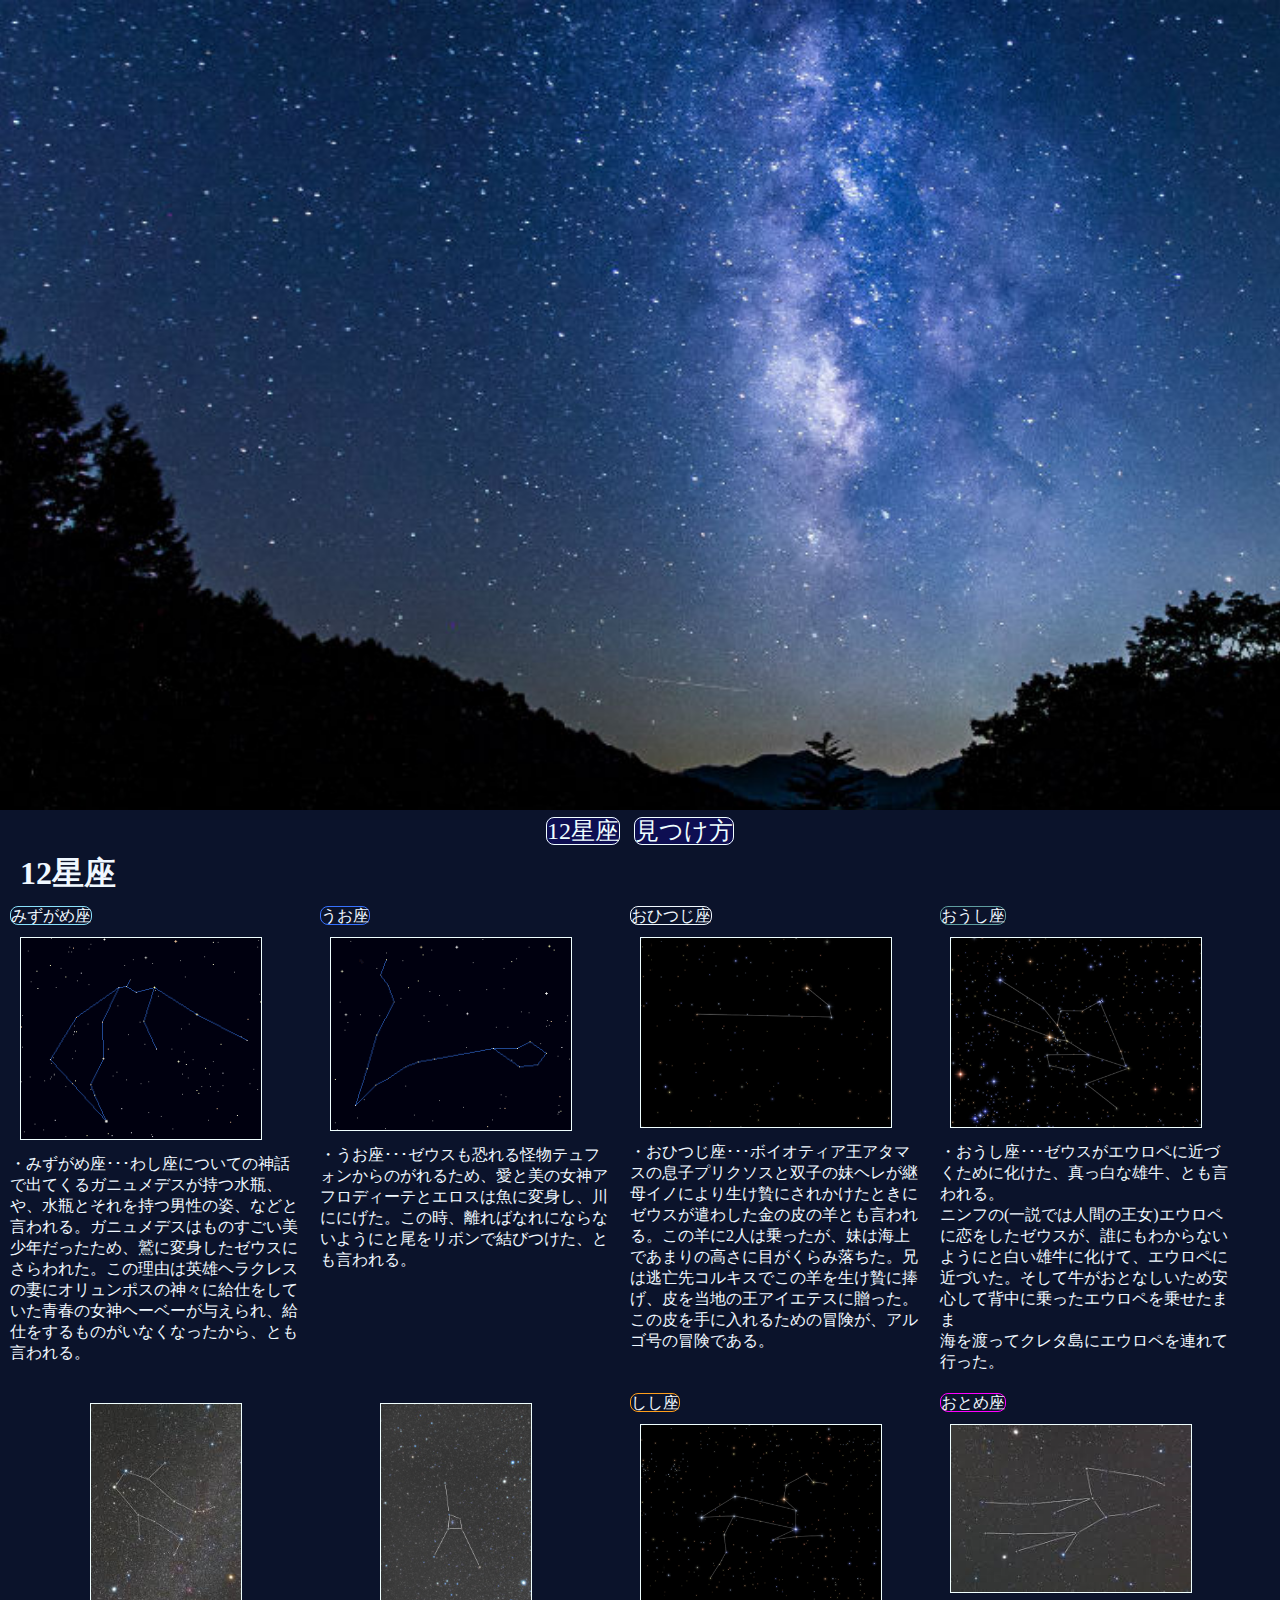
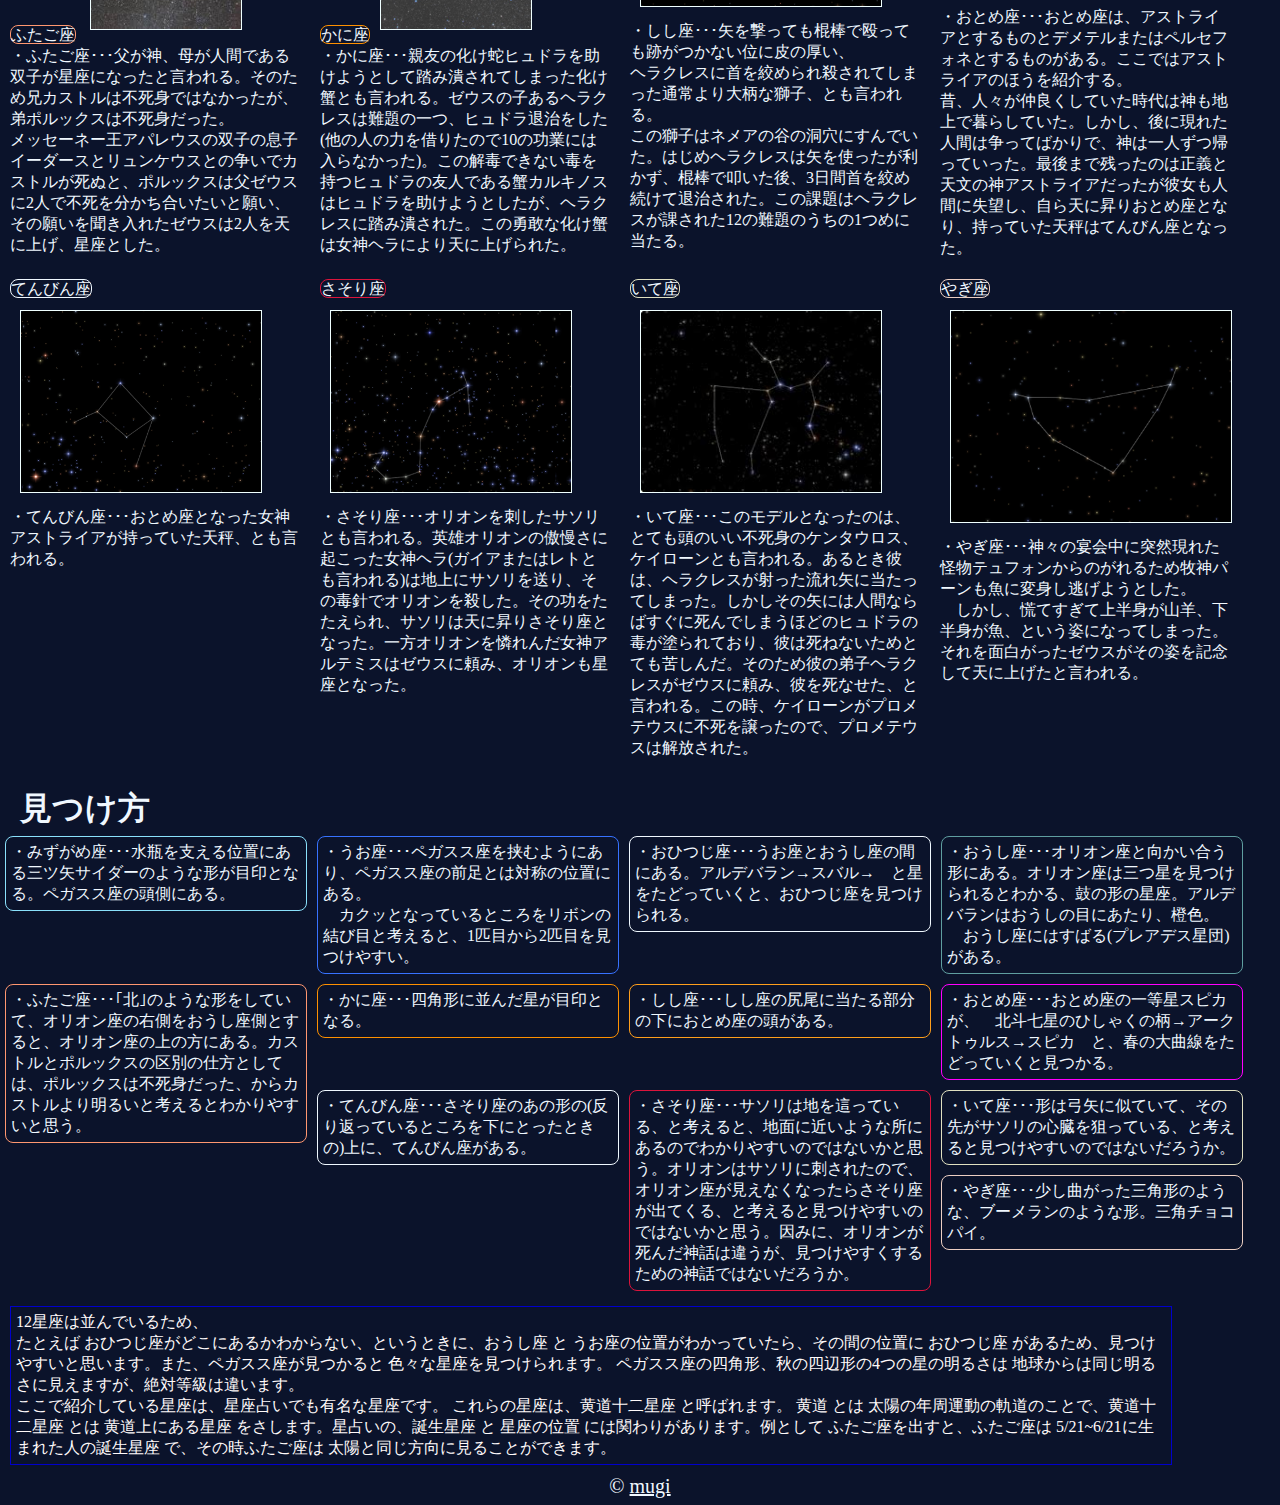
<file: index.html>
<!DOCTYPE html>
<html lang="ja">

<head>
    <meta charset="UTF-8">
    <link rel="stylesheet" href="style.css">
    <title>黄道十二星座</title>
</head>
<header>
</header>

<body>
    <nav>
        <ul>
            <li>
                <a href="#girisia">12星座</a>
            </li>
            <li>
                <a href="#hakken">見つけ方</a>
            </li>
        </ul>
    </nav>
    <section id="girisia">
        <main>
            <h1>12星座</h1>
            <div>
                <li><a href="#mizugame" class="mizugame" id="mizugame1">みずがめ座</a>
                    <img src="mizugame.gif" alt="" width="240">
                    <p>・みずがめ座･･･わし座についての神話で出てくるガニュメデスが持つ水瓶、や、水瓶とそれを持つ男性の姿、などと言われる。ガニュメデスはものすごい美少年だったため、鷲に変身したゼウスにさらわれた。この理由は英雄ヘラクレスの妻にオリュンポスの神々に給仕をしていた青春の女神ヘーベーが与えられ、給仕をするものがいなくなったから、とも言われる。</p>
                </li>
            </div>
            <div>
                <li><a href="#uo" class="uo">うお座</a>
                    <img src="uo.gif" alt="" width="240">
                    <p>・うお座･･･ゼウスも恐れる怪物テュフォンからのがれるため、愛と美の女神アフロディーテとエロスは魚に変身し、川ににげた。この時、離ればなれにならないようにと尾をリボンで結びつけた、とも言われる。</p>
                </li>
            </div>
            <div>
                <li><a href="#ohituji" class="ohituji">おひつじ座</a>
                    <img src="ohituzi.png" alt="" width="250">
                    <p>・おひつじ座･･･ボイオティア王アタマスの息子プリクソスと双子の妹ヘレが継母イノにより生け贄にされかけたときにゼウスが遣わした金の皮の羊とも言われる。この羊に2人は乗ったが、妹は海上であまりの高さに目がくらみ落ちた。兄は逃亡先コルキスでこの羊を生け贄に捧げ、皮を当地の王アイエテスに贈った。この皮を手に入れるための冒険が、アルゴ号の冒険である。</p>
                </li>
            </div>
            <div>
                <li><a href="#oushi" class="oushi">おうし座</a>
                    <img src="oushi.png" alt="" width="250">
                    <p>・おうし座･･･ゼウスがエウロペに近づくために化けた、真っ白な雄牛、とも言われる。<br>ニンフの(一説では人間の王女)エウロペに恋をしたゼウスが、誰にもわからないようにと白い雄牛に化けて、エウロペに近づいた。そして牛がおとなしいため安心して背中に乗ったエウロペを乗せたまま<br>海を渡ってクレタ島にエウロペを連れて行った。</p>
                </li>
            </div>
            <div>
                <li><a href="#hutago" class="hutago">ふたご座</a>
                    <img src="hutago.png" alt="" width="150">
                    <p>・ふたご座･･･父が神、母が人間である双子が星座になったと言われる。そのため兄カストルは不死身ではなかったが、弟ポルックスは不死身だった。<br>メッセーネー王アパレウスの双子の息子イーダースとリュンケウスとの争いでカストルが死ぬと、ポルックスは父ゼウスに2人で不死を分かち合いたいと願い、その願いを聞き入れたゼウスは2人を天に上げ、星座とした。</p>
                </li>
            </div>
            <div>
                <li><a href="#kani" class="kani">かに座</a><img src="kani.jpg" alt="" width="150">
                    <p>・かに座･･･親友の化け蛇ヒュドラを助けようとして踏み潰されてしまった化け蟹とも言われる。ゼウスの子あるヘラクレスは難題の一つ、ヒュドラ退治をした(他の人の力を借りたので10の功業には入らなかった)。この解毒できない毒を持つヒュドラの友人である蟹カルキノスはヒュドラを助けようとしたが、ヘラクレスに踏み潰された。この勇敢な化け蟹は女神ヘラにより天に上げられた。</p>
                </li>
            </div>
            <div>
                <li><a href="#shishi" class="shishi">しし座</a><img src="shishi.png" alt="" width="240">
                    <p>・しし座･･･矢を撃っても棍棒で殴っても跡がつかない位に皮の厚い、<br>ヘラクレスに首を絞められ殺されてしまった通常より大柄な獅子、とも言われる。<br>この獅子はネメアの谷の洞穴にすんでいた。はじめヘラクレスは矢を使ったが利かず、棍棒で叩いた後、3日間首を絞め続けて退治された。この課題はヘラクレスが課された12の難題のうちの1つめに当たる。</p>
                </li>
            </div>
            <div>
                <li><a href="#otome" class="otome">おとめ座</a><img src="otome.png" width="240">
                    <p>・おとめ座･･･おとめ座は、アストライアとするものとデメテルまたはペルセフォネとするものがある。ここではアストライアのほうを紹介する。<br>昔、人々が仲良くしていた時代は神も地上で暮らしていた。しかし、後に現れた人間は争ってばかりで、神は一人ずつ帰っていった。最後まで残ったのは正義と天文の神アストライアだったが彼女も人間に失望し、自ら天に昇りおとめ座となり、持っていた天秤はてんびん座となった。</p>
                </li>
            </div>
            <div>
                <li><a href="#tenbin" class="tenbin">てんびん座</a><img src="tenbin.png" width="240">
                    <p>・てんびん座･･･おとめ座となった女神アストライアが持っていた天秤、とも言われる。</p>
                </li>
            </div>
            <div>
                <li><a href="#sasori" class="sasori">さそり座</a><img src="sasori.png" width="240">
                    <p>・さそり座･･･オリオンを刺したサソリとも言われる。英雄オリオンの傲慢さに起こった女神ヘラ(ガイアまたはレトとも言われる)は地上にサソリを送り、その毒針でオリオンを殺した。その功をたたえられ、サソリは天に昇りさそり座となった。一方オリオンを憐れんだ女神アルテミスはゼウスに頼み、オリオンも星座となった。</p>
                </li>
            </div>
            <div>
                <li><a href="#ite" class="ite">いて座</a><img src="ite.png" width="240">
                    <p>・いて座･･･このモデルとなったのは、とても頭のいい不死身のケンタウロス、ケイローンとも言われる。あるとき彼は、ヘラクレスが射った流れ矢に当たってしまった。しかしその矢には人間ならばすぐに死んでしまうほどのヒュドラの毒が塗られており、彼は死ねないためとても苦しんだ。そのため彼の弟子ヘラクレスがゼウスに頼み、彼を死なせた、と言われる。この時、ケイローンがプロメテウスに不死を譲ったので、プロメテウスは解放された。</p>
                </li>
            </div>
            <div>
                <li><a href="#yagi" class="yagi">やぎ座</a><img src="yagi.png" width="280">
                    <p>・やぎ座･･･神々の宴会中に突然現れた怪物テュフォンからのがれるため牧神パーンも魚に変身し逃げようとした。<br>　しかし、慌てすぎて上半身が山羊、下半身が魚、という姿になってしまった。それを面白がったゼウスがその姿を記念して天に上げたと言われる。</p>
                </li>
            </div>
        </main>
    </section>
    <br>
    <div class="sidebar">
        <section id="hakken">
            <h1>見つけ方</h1>
            <li href="#mizugame1" class="mizugame" id="mizugame">・みずがめ座･･･水瓶を支える位置にある三ツ矢サイダーのような形が目印となる。ペガスス座の頭側にある。</li>
            <li class="uo" id="uo">・うお座･･･ペガスス座を挟むようにあり、ペガスス座の前足とは対称の位置にある。<br>　カクッとなっているところをリボンの結び目と考えると、1匹目から2匹目を見つけやすい。</li>
            <li class="ohituji" id="ohituji">・おひつじ座･･･うお座とおうし座の間にある。アルデバラン→スバル→　と星をたどっていくと、おひつじ座を見つけられる。</li>
            <li class="oushi" id="oushi">・おうし座･･･オリオン座と向かい合う形にある。オリオン座は三つ星を見つけられるとわかる、鼓の形の星座。アルデバランはおうしの目にあたり、橙色。<br>　おうし座にはすばる(プレアデス星団)がある。</li>
            <li class="hutago" id="hutago">・ふたご座･･･｢北｣のような形をしていて、オリオン座の右側をおうし座側とすると、オリオン座の上の方にある。カストルとポルックスの区別の仕方としては、ポルックスは不死身だった、からカストルより明るいと考えるとわかりやすいと思う。</li>
            <li class="kani" id="kani">・かに座･･･四角形に並んだ星が目印となる。</li>
            <li class="shishi" id="shishi">・しし座･･･しし座の尻尾に当たる部分の下におとめ座の頭がある。</li>
            <li class="otome" id="otome">・おとめ座･･･おとめ座の一等星スピカが、　北斗七星のひしゃくの柄→アークトゥルス→スピカ　と、春の大曲線をたどっていくと見つかる。</li>
            <li class="tenbin" id="tenbin">・てんびん座･･･さそり座のあの形の(反り返っているところを下にとったときの)上に、てんびん座がある。</li>
            <li class="sasori" id="sasori">・さそり座･･･サソリは地を這っている、と考えると、地面に近いような所にあるのでわかりやすいのではないかと思う。オリオンはサソリに刺されたので、オリオン座が見えなくなったらさそり座が出てくる、と考えると見つけやすいのではないかと思う。因みに、オリオンが死んだ神話は違うが、見つけやすくするための神話ではないだろうか。</li>
            <li class="ite" id="ite">・いて座･･･形は弓矢に似ていて、その先がサソリの心臓を狙っている、と考えると見つけやすいのではないだろうか。</li>
            <li class="yagi" id="yagi">・やぎ座･･･少し曲がった三角形のような、ブーメランのような形。三角チョコパイ。</li><br>
            <li class="seiza">12星座は並んでいるため、<br>たとえば おひつじ座がどこにあるかわからない、というときに、おうし座 と うお座の位置がわかっていたら、その間の位置に おひつじ座 があるため、見つけやすいと思います。また、ペガスス座が見つかると 色々な星座を見つけられます。 ペガスス座の四角形、秋の四辺形の4つの星の明るさは 地球からは同じ明るさに見えますが、絶対等級は違います。<br>ここで紹介している星座は、星座占いでも有名な星座です。 これらの星座は、黄道十二星座 と呼ばれます。 黄道 とは 太陽の年周運動の軌道のことで、黄道十二星座 とは 黄道上にある星座 をさします。星占いの、誕生星座 と 星座の位置 には関わりがあります。例として ふたご座を出すと、ふたご座は 5/21~6/21に生まれた人の誕生星座 で、その時ふたご座は 太陽と同じ方向に見ることができます。</li>
        </section>
        <footer>
            &copy; <a href="others.html">mugi</a>
        </footer>
    </div>
</body>

</html>
</file>
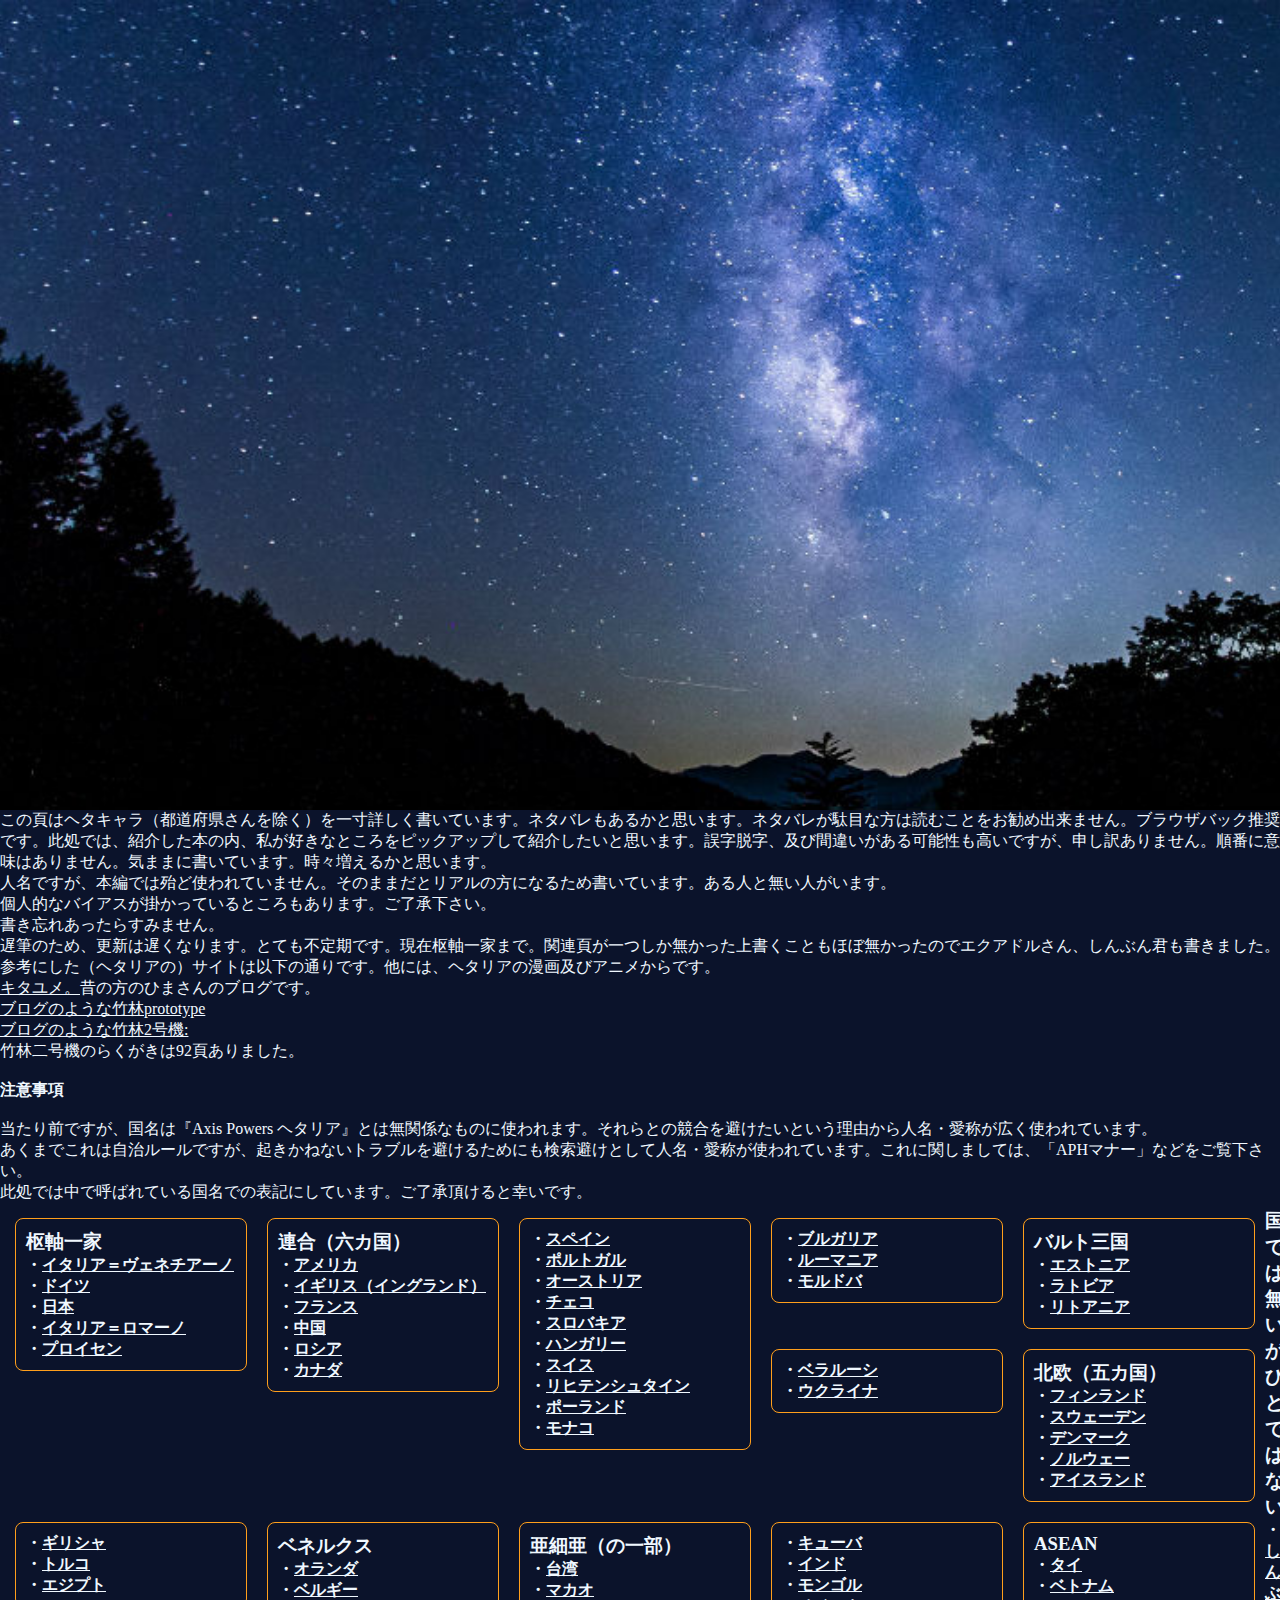
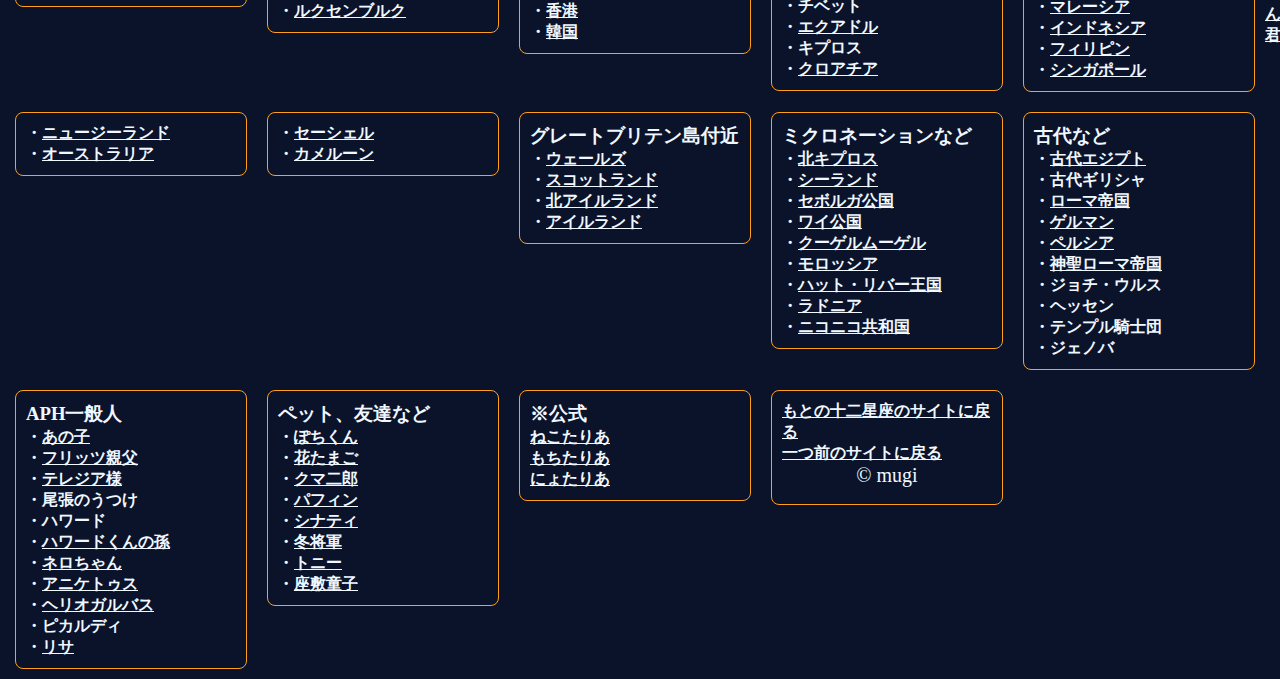
<file: hetalia.html>
<!DOCTYPE html>
<html lang="ja">
    <head>
        <meta charset="UTF-8">
        <link rel="stylesheet" href="style.css">
        <title>ヘタリアキャラまとめ</title>
    </head>
    <header></header>
    <body>
        <div>
            <p>この頁はヘタキャラ（都道府県さんを除く）を一寸詳しく書いています。ネタバレもあるかと思います。ネタバレが駄目な方は読むことをお勧め出来ません。ブラウザバック推奨です。此処では、紹介した本の内、私が好きなところをピックアップして紹介したいと思います。誤字脱字、及び間違いがある可能性も高いですが、申し訳ありません。順番に意味はありません。気ままに書いています。時々増えるかと思います。
                <br>人名ですが、本編では殆ど使われていません。そのままだとリアルの方になるため書いています。ある人と無い人がいます。
                <br>個人的なバイアスが掛かっているところもあります。ご了承下さい。
                <br>書き忘れあったらすみません。
                <br>遅筆のため、更新は遅くなります。とても不定期です。現在枢軸一家まで。関連頁が一つしか無かった上書くこともほぼ無かったのでエクアドルさん、しんぶん君も書きました。
                <br>参考にした（ヘタリアの）サイトは以下の通りです。他には、ヘタリアの漫画及びアニメからです。
                <br><a href="https://geolog.mydns.jp/www.geocities.jp/himaruya/t.html">キタユメ。</a>昔の方のひまさんのブログです。
                <br><a href="https://kitayumeblog.wordpress.com/">ブログのような竹林prototype</a>
                <br><a href="http://himaruya.blog61.fc2.com/">ブログのような竹林2号機:</a>
                <br>竹林二号機のらくがきは92頁ありました。
                <br>
                <br><h4>注意事項</h4>
                <br>当たり前ですが、国名は『Axis Powers ヘタリア』とは無関係なものに使われます。それらとの競合を避けたいという理由から人名・愛称が広く使われています。
                <br>あくまでこれは自治ルールですが、起きかねないトラブルを避けるためにも検索避けとして人名・愛称が使われています。これに関しましては、「APHマナー」などをご覧下さい。
                <br>此処では中で呼ばれている国名での表記にしています。ご了承頂けると幸いです。
            </p>
        </div>
        <div class="books1">            
            <div class="book">
                <h3>枢軸一家</h3>
                <h4>・<a href="イタリア＝ヴェネチアーノ.html">イタリア＝ヴェネチアーノ</a></h4>
                <h4>・<a href="ドイツ.html">ドイツ</a></h4>
                <h4>・<a href="日本.html">日本</a></h4>
                <h4>・<a href="イタリア＝ロマーノ.html">イタリア＝ロマーノ</a></h4>
                <h4>・<a href="プロイセン.html">プロイセン</a></h4>
            </div>
            <div class="book">
                <h3>連合（六カ国）</h3>
                <h4>・<a href="">アメリカ</a></h4>
                <h4>・<a href="">イギリス（イングランド）</a></h4>
                <h4>・<a href="">フランス</a></h4>
                <h4>・<a href="">中国</a></h4>
                <h4>・<a href="">ロシア</a></h4>
                <h4>・<a href="">カナダ</a></h4>
            </div>   
            <div class="book">
                <h4>・<a href="">スペイン</a></h4>
                <h4>・<a href="">ポルトガル</a></h4>
                <h4>・<a href="">オーストリア</a></h4>
                <h4>・<a href="">チェコ</a></h4>
                <h4>・<a href="">スロバキア</a></h4>
                <h4>・<a href="">ハンガリー</a></h4>
                <h4>・<a href="">スイス</a></h4>
                <h4>・<a href="">リヒテンシュタイン</a></h4>
                <h4>・<a href="">ポーランド</a></h4>
                <h4>・<a href="">モナコ</a></h4>
            </div>
            <div class="book">
                <h4>・<a href="">ブルガリア</a></h4>
                <h4>・<a href="">ルーマニア</a></h4>
                <h4>・<a href="">モルドバ</a></h4>
            </div>
            <div class="book">
                <h3>バルト三国</h3>
                <h4>・<a href="">エストニア</a></h4>
                <h4>・<a href="">ラトビア</a></h4>
                <h4>・<a href="">リトアニア</a></h4>
            </div>
            <div class="book">
                <h4>・<a href="">ベラルーシ</a></h4>
                <h4>・<a href="">ウクライナ</a></h4>
            </div>
            <div class="book">
                <h3>北欧（五カ国）</h3>
                <h4>・<a href="">フィンランド</a></h4>
                <h4>・<a href="">スウェーデン</a></h4>
                <h4>・<a href="">デンマーク</a></h4>
                <h4>・<a href="">ノルウェー</a></h4>
                <h4>・<a href="">アイスランド</a></h4>
            </div>
            <div class="book">
                <h4>・<a href="">ギリシャ</a></h4>
                <h4>・<a href="">トルコ</a></h4>
                <h4>・<a href="">エジプト</a></h4>
            </div>
            <div class="book">
                <h3>ベネルクス</h3>
                <h4>・<a href="">オランダ</a></h4>
                <h4>・<a href="">ベルギー</a></h4>
                <h4>・<a href="">ルクセンブルク</a></h4>
            </div>
            <div class="book">
                <h3>亜細亜（の一部）</h3>
                <h4>・<a href="">台湾</a></h4>
                <h4>・<a href="">マカオ</a></h4>
                <h4>・<a href="">香港</a></h4>
                <h4>・<a href="">韓国</a></h4>
            </div>
            <div class="book">
                <h4>・<a href="">キューバ</a></h4>
                <h4>・<a href="">インド</a></h4>
                <h4>・<a href="">モンゴル</a></h4>
                <h4>・チベット</h4>
                <h4>・<a href="エクアドル.html">エクアドル</a></h4>
                <h4>・キプロス</h4>
                <h4>・<a href="クロアチア.html">クロアチア</a></h4>
            </div>
            <div class="book">
                <h3>ASEAN</h3>
                <h4>・<a href="">タイ</a></h4>
                <h4>・<a href="">ベトナム</a></h4>
                <h4>・<a href="">マレーシア</a></h4>
                <h4>・<a href="">インドネシア</a></h4>
                <h4>・<a href="">フィリピン</a></h4>
                <h4>・<a href="">シンガポール</a></h4>
            </div>
            <div class="book">
                <h4>・<a href="">ニュージーランド</a></h4>
                <h4>・<a href="">オーストラリア</a></h4>
            </div>
            <div class="book">
                <h4>・<a href="">セーシェル</a></h4>
                <h4>・<a href="">カメルーン</a></h4>
            </div>
            <div class="book">
                <h3>グレートブリテン島付近</h3>
                <h4>・<a href="">ウェールズ</a></h4>
                <h4>・<a href="">スコットランド</a></h4>
                <h4>・<a href="">北アイルランド</a></h4>
                <h4>・<a href="">アイルランド</a></h4>
            </div>
            <div class="book">
                <h3>ミクロネーションなど</h3>
                <h4>・<a href="">北キプロス</a></h4>
                <h4>・<a href="">シーランド</a></h4>
                <h4>・<a href="">セボルガ公国</a></h4>
                <h4>・<a href="">ワイ公国</a></h4>
                <h4>・<a href="">クーゲルムーゲル</a></h4>
                <h4>・<a href="">モロッシア</a></h4>
                <h4>・<a href="">ハット・リバー王国</a></h4>
                <h4>・<a href="">ラドニア</a></h4>
                <h4>・<a href="">ニコニコ共和国</a></h4>
            </div>               
            <div class="book">
                <h3>古代など</h3>
                <h4>・<a href="">古代エジプト</a></h4>
                <h4>・古代ギリシャ</h4>
                <h4>・<a href="">ローマ帝国</a></h4>
                <h4>・<a href="">ゲルマン</a></h4>
                <h4>・<a href="">ペルシア</a></h4>
                <h4>・<a href="">神聖ローマ帝国</a></h4>
                <h4>・ジョチ・ウルス</h4>
                <h4>・ヘッセン</h4>
                <h4>・テンプル騎士団</h4>
                <h4>・ジェノバ</h4>
            </div>  
            <div class="book">
                <h3>APH一般人</h3>
                <h4>・<a href="">あの子</a></h4>
                <h4>・<a href="">フリッツ親父</a></h4>
                <h4>・<a href="">テレジア様</a></h4>
                <h4>・尾張のうつけ</h4>
                <h4>・ハワード</h4>
                <h4>・<a href="">ハワードくんの孫</a></h4>
                <h4>・<a href="">ネロちゃん</a></h4>
                <h4>・<a href="">アニケトゥス</a></h4>
                <h4>・<a href="">ヘリオガルバス</a></h4>
                <h4>・ピカルディ</h4>
                <h4>・<a href="">リサ</a></h4>
            </div>    
            <div class="book">
                <h3>ペット、友達など</h3>
                <h4>・<a href="">ぽちくん</a></h4>
                <h4>・<a href="">花たまご</a></h4>
                <h4>・<a href="">クマ二郎</a></h4>
                <h4>・<a href="">パフィン</a></h4>
                <h4>・<a href="">シナティ</a></h4>
                <h4>・<a href="">冬将軍</a></h4>
                <h4>・<a href="">トニー</a></h4>
                <h4>・<a href="">座敷童子</a></h4>
            </div>
            <div>
                <h3>国では無いがひとではない</h3>
                <h4>・<a href="しんぶん君.html">しんぶん君</a></h4>
            </div>
            <div class="book">
                <h3>※公式</h3>
                <h4><a href="">ねこたりあ</a></h4>
                <h4><a href="">もちたりあ</a></h4>
                <h4><a href="">にょたりあ</a></h4>
            </div> 
        </div>                 
        <div class="book">
            <h4><a href="index.html">もとの十二星座のサイトに戻る</a></h4>
            <h4><a href="others.html">一つ前のサイトに戻る</a></h4>
            <footer>
                &copy; mugi
            </footer>
        </div>
    </body>
</html>
</file>
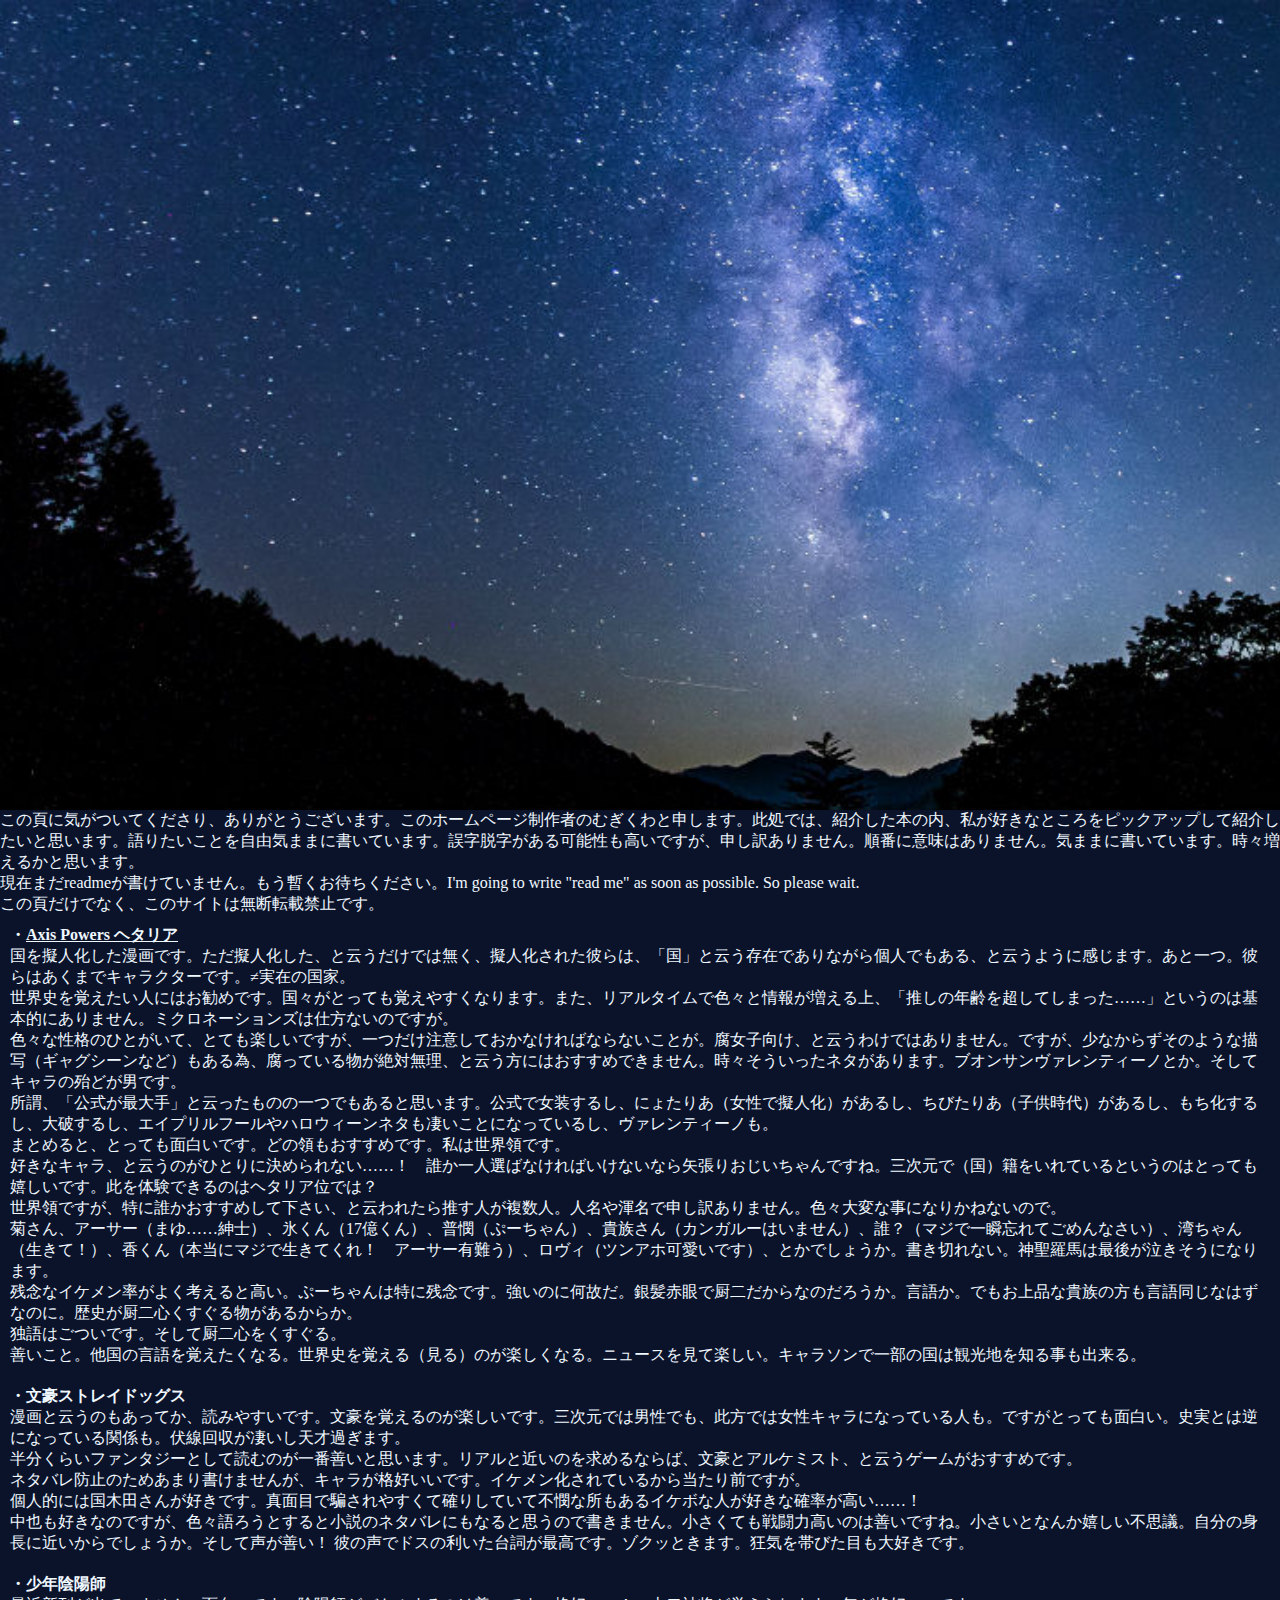
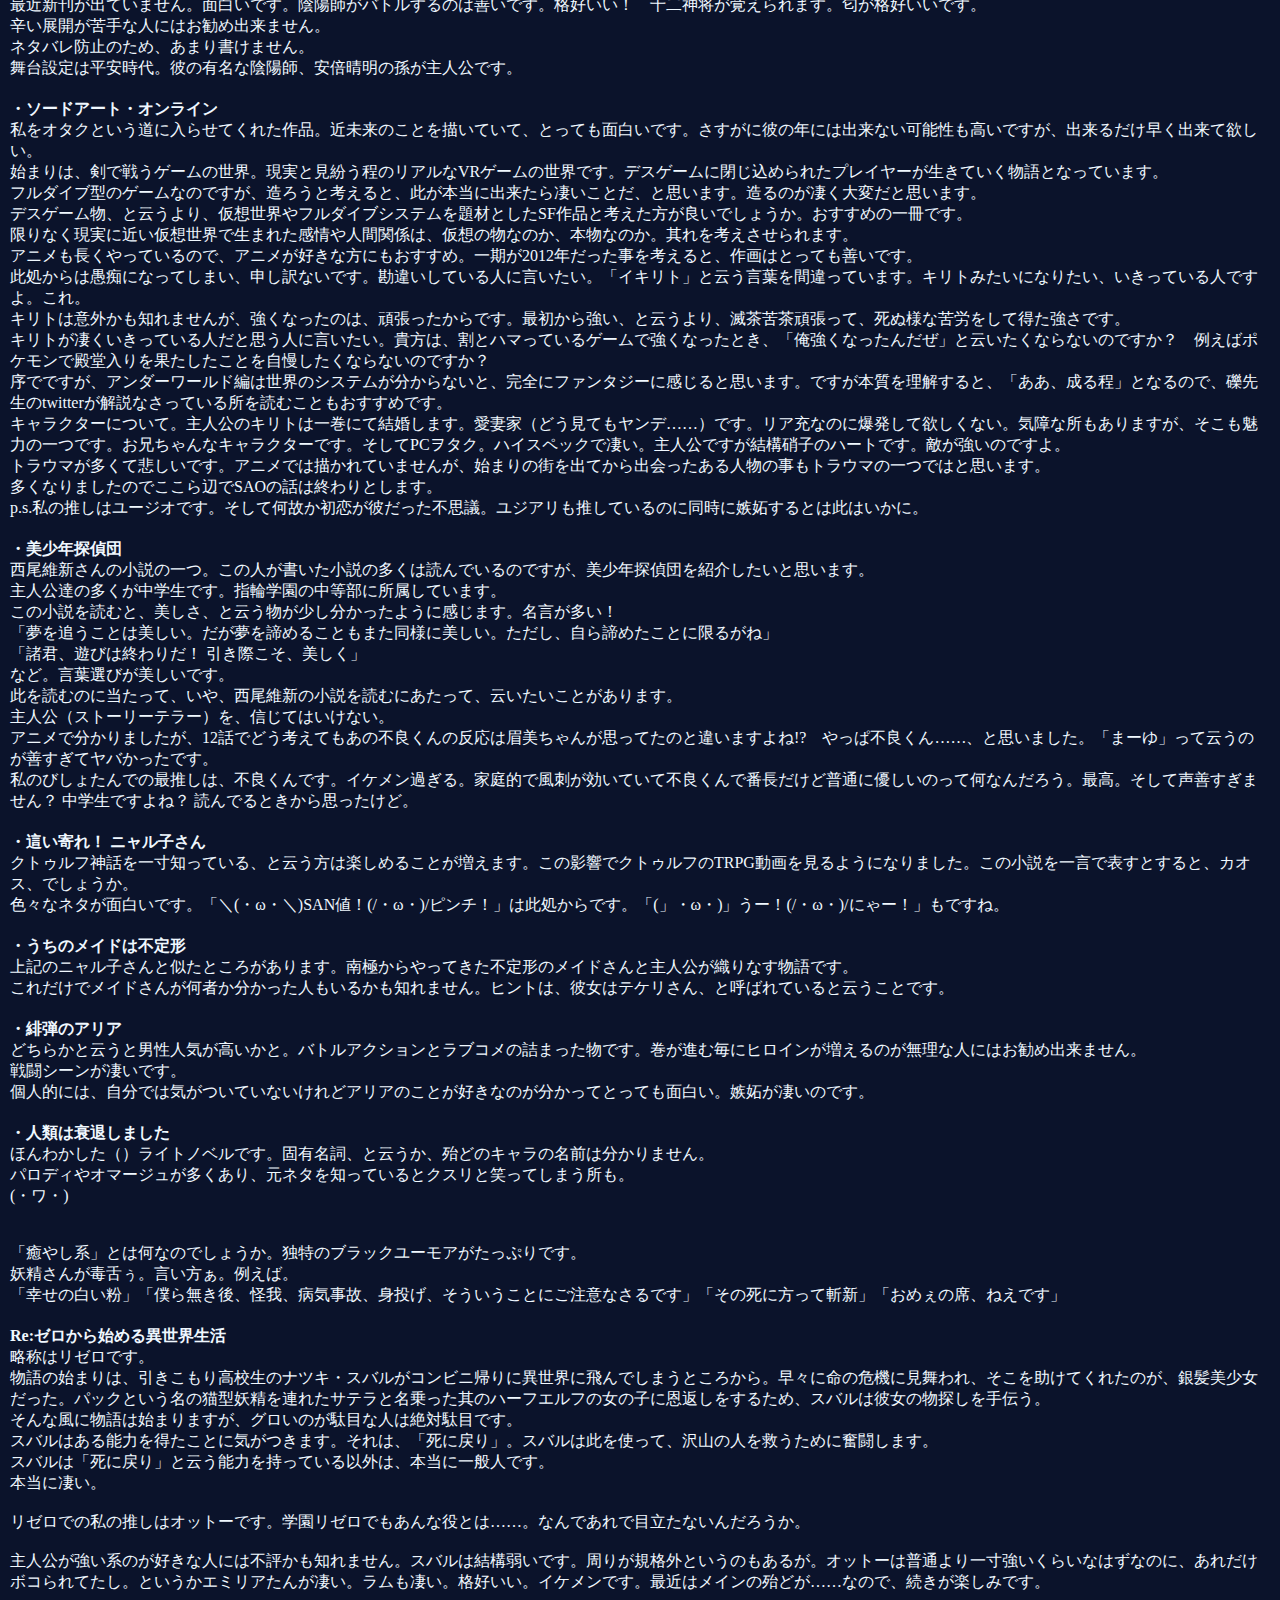
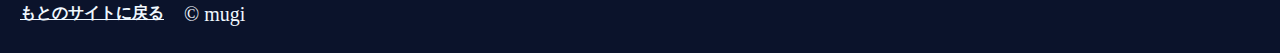
<file: others.html>
<!DOCTYPE html>
<html lang="ja">
    <head>
        <meta charset="UTF-8">
        <link rel="stylesheet" href="style.css">
        <title>個人的に面白いと感じた本</title>
    </head>
    <header></header>
    <body>
        <h4></h4>
        <div>
            <p>この頁に気がついてくださり、ありがとうございます。このホームページ制作者のむぎくわと申します。此処では、紹介した本の内、私が好きなところをピックアップして紹介したいと思います。語りたいことを自由気ままに書いています。誤字脱字がある可能性も高いですが、申し訳ありません。順番に意味はありません。気ままに書いています。時々増えるかと思います。
                <br>現在まだreadmeが書けていません。もう暫くお待ちください。I'm going to write "read me" as soon as possible. So please wait.
                <br>この頁だけでなく、このサイトは無断転載禁止です。
            </p>
        </div>
        <div class="books">
            <h4>・<a href="hetalia.html">Axis Powers ヘタリア</a></h4>
            <p>国を擬人化した漫画です。ただ擬人化した、と云うだけでは無く、擬人化された彼らは、「国」と云う存在でありながら個人でもある、と云うように感じます。あと一つ。彼らはあくまでキャラクターです。≠実在の国家。
                <br>世界史を覚えたい人にはお勧めです。国々がとっても覚えやすくなります。また、リアルタイムで色々と情報が増える上、「推しの年齢を超してしまった……」というのは基本的にありません。ミクロネーションズは仕方ないのですが。
                <br>色々な性格のひとがいて、とても楽しいですが、一つだけ注意しておかなければならないことが。腐女子向け、と云うわけではありません。ですが、少なからずそのような描写（ギャグシーンなど）もある為、腐っている物が絶対無理、と云う方にはおすすめできません。時々そういったネタがあります。ブオンサンヴァレンティーノとか。そしてキャラの殆どが男です。
                <br>所謂、「公式が最大手」と云ったものの一つでもあると思います。公式で女装するし、にょたりあ（女性で擬人化）があるし、ちびたりあ（子供時代）があるし、もち化するし、大破するし、エイプリルフールやハロウィーンネタも凄いことになっているし、ヴァレンティーノも。
                <br>まとめると、とっても面白いです。どの領もおすすめです。私は世界領です。
                <br>好きなキャラ、と云うのがひとりに決められない……！　誰か一人選ばなければいけないなら矢張りおじいちゃんですね。三次元で（国）籍をいれているというのはとっても嬉しいです。此を体験できるのはヘタリア位では？
                <br>世界領ですが、特に誰かおすすめして下さい、と云われたら推す人が複数人。人名や渾名で申し訳ありません。色々大変な事になりかねないので。
                <br>菊さん、アーサー（まゆ……紳士）、氷くん（17億くん）、普憫（ぷーちゃん）、貴族さん（カンガルーはいません）、誰？（マジで一瞬忘れてごめんなさい）、湾ちゃん（生きて！）、香くん（本当にマジで生きてくれ！　アーサー有難う）、ロヴィ（ツンアホ可愛いです）、とかでしょうか。書き切れない。神聖羅馬は最後が泣きそうになります。
                <br>残念なイケメン率がよく考えると高い。ぷーちゃんは特に残念です。強いのに何故だ。銀髪赤眼で厨二だからなのだろうか。言語か。でもお上品な貴族の方も言語同じなはずなのに。歴史が厨二心くすぐる物があるからか。
                <br>独語はごついです。そして厨二心をくすぐる。
                <br>善いこと。他国の言語を覚えたくなる。世界史を覚える（見る）のが楽しくなる。ニュースを見て楽しい。キャラソンで一部の国は観光地を知る事も出来る。
            </p>
        </div>
        <div class="books">
            <h4>・文豪ストレイドッグス</h4>
            <p>漫画と云うのもあってか、読みやすいです。文豪を覚えるのが楽しいです。三次元では男性でも、此方では女性キャラになっている人も。ですがとっても面白い。史実とは逆になっている関係も。伏線回収が凄いし天才過ぎます。
                <br>半分くらいファンタジーとして読むのが一番善いと思います。リアルと近いのを求めるならば、文豪とアルケミスト、と云うゲームがおすすめです。
                <br>ネタバレ防止のためあまり書けませんが、キャラが格好いいです。イケメン化されているから当たり前ですが。
                <br>個人的には国木田さんが好きです。真面目で騙されやすくて確りしていて不憫な所もあるイケボな人が好きな確率が高い……！
                <br>中也も好きなのですが、色々語ろうとすると小説のネタバレにもなると思うので書きません。小さくても戦闘力高いのは善いですね。小さいとなんか嬉しい不思議。自分の身長に近いからでしょうか。そして声が善い！ 彼の声でドスの利いた台詞が最高です。ゾクッときます。狂気を帯びた目も大好きです。
            </p>
        </div>
        <div class="books">
            <h4>・少年陰陽師</h4>
            <p>最近新刊が出ていません。面白いです。陰陽師がバトルするのは善いです。格好いい！　十二神将が覚えられます。匂が格好いいです。
                <br>辛い展開が苦手な人にはお勧め出来ません。
                <br>ネタバレ防止のため、あまり書けません。
                <br>舞台設定は平安時代。彼の有名な陰陽師、安倍晴明の孫が主人公です。
            </p>
        </div>
        <div class="books">
            <h4>・ソードアート・オンライン</h4>
            <p>私をオタクという道に入らせてくれた作品。近未来のことを描いていて、とっても面白いです。さすがに彼の年には出来ない可能性も高いですが、出来るだけ早く出来て欲しい。
                <br>始まりは、剣で戦うゲームの世界。現実と見紛う程のリアルなVRゲームの世界です。デスゲームに閉じ込められたプレイヤーが生きていく物語となっています。
                <br>フルダイブ型のゲームなのですが、造ろうと考えると、此が本当に出来たら凄いことだ、と思います。造るのが凄く大変だと思います。
                <br>デスゲーム物、と云うより、仮想世界やフルダイブシステムを題材としたSF作品と考えた方が良いでしょうか。おすすめの一冊です。
                <br>限りなく現実に近い仮想世界で生まれた感情や人間関係は、仮想の物なのか、本物なのか。其れを考えさせられます。
                <br>アニメも長くやっているので、アニメが好きな方にもおすすめ。一期が2012年だった事を考えると、作画はとっても善いです。
                <br>此処からは愚痴になってしまい、申し訳ないです。勘違いしている人に言いたい。「イキリト」と云う言葉を間違っています。キリトみたいになりたい、いきっている人ですよ。これ。
                <br>キリトは意外かも知れませんが、強くなったのは、頑張ったからです。最初から強い、と云うより、滅茶苦茶頑張って、死ぬ様な苦労をして得た強さです。
                <br>キリトが凄くいきっている人だと思う人に言いたい。貴方は、割とハマっているゲームで強くなったとき、「俺強くなったんだぜ」と云いたくならないのですか？　例えばポケモンで殿堂入りを果たしたことを自慢したくならないのですか？
                <br>序でですが、アンダーワールド編は世界のシステムが分からないと、完全にファンタジーに感じると思います。ですが本質を理解すると、「ああ、成る程」となるので、礫先生のtwitterが解説なさっている所を読むこともおすすめです。
                <br>キャラクターについて。主人公のキリトは一巻にて結婚します。愛妻家（どう見てもヤンデ……）です。リア充なのに爆発して欲しくない。気障な所もありますが、そこも魅力の一つです。お兄ちゃんなキャラクターです。そしてPCヲタク。ハイスペックで凄い。主人公ですが結構硝子のハートです。敵が強いのですよ。
                <br>トラウマが多くて悲しいです。アニメでは描かれていませんが、始まりの街を出てから出会ったある人物の事もトラウマの一つではと思います。
                <br>多くなりましたのでここら辺でSAOの話は終わりとします。
                <br>p.s.私の推しはユージオです。そして何故か初恋が彼だった不思議。ユジアリも推しているのに同時に嫉妬するとは此はいかに。
            </p>
        </div>
        <div class="books">
            <h4>・美少年探偵団</h4>
            <p>西尾維新さんの小説の一つ。この人が書いた小説の多くは読んでいるのですが、美少年探偵団を紹介したいと思います。
                <br>主人公達の多くが中学生です。指輪学園の中等部に所属しています。
                <br>この小説を読むと、美しさ、と云う物が少し分かったように感じます。名言が多い！
                <br>「夢を追うことは美しい。だが夢を諦めることもまた同様に美しい。ただし、自ら諦めたことに限るがね」
                <br>「諸君、遊びは終わりだ！ 引き際こそ、美しく」
                <br>など。言葉選びが美しいです。
                <br>此を読むのに当たって、いや、西尾維新の小説を読むにあたって、云いたいことがあります。
                <br>主人公（ストーリーテラー）を、信じてはいけない。
                <br>アニメで分かりましたが、12話でどう考えてもあの不良くんの反応は眉美ちゃんが思ってたのと違いますよね!?　やっぱ不良くん……、と思いました。「まーゆ」って云うのが善すぎてヤバかったです。
                <br>私のびしょたんでの最推しは、不良くんです。イケメン過ぎる。家庭的で風刺が効いていて不良くんで番長だけど普通に優しいのって何なんだろう。最高。そして声善すぎません？ 中学生ですよね？ 読んでるときから思ったけど。
            </p>
        </div>
        <div class="books">
            <h4>・這い寄れ！ ニャル子さん</h4>
            <p>クトゥルフ神話を一寸知っている、と云う方は楽しめることが増えます。この影響でクトゥルフのTRPG動画を見るようになりました。この小説を一言で表すとすると、カオス、でしょうか。
                <br>色々なネタが面白いです。「＼(・ω・＼)SAN値！(/・ω・)/ピンチ！」は此処からです。「(」・ω・)」うー！(/・ω・)/にゃー！」もですね。
            </p>
        </div>
        <div class="books">
            <h4>・うちのメイドは不定形</h4>
            <p>上記のニャル子さんと似たところがあります。南極からやってきた不定形のメイドさんと主人公が織りなす物語です。
                <br>これだけでメイドさんが何者か分かった人もいるかも知れません。ヒントは、彼女はテケリさん、と呼ばれていると云うことです。
            </p>
        </div>
        <div class="books">
            <h4>・緋弾のアリア</h4>
            <p>どちらかと云うと男性人気が高いかと。バトルアクションとラブコメの詰まった物です。巻が進む毎にヒロインが増えるのが無理な人にはお勧め出来ません。
                <br>戦闘シーンが凄いです。
                <br>個人的には、自分では気がついていないけれどアリアのことが好きなのが分かってとっても面白い。嫉妬が凄いのです。
            </p>
        </div>
        <div class="books">
            <h4>・人類は衰退しました</h4>
            <p>ほんわかした（）ライトノベルです。固有名詞、と云うか、殆どのキャラの名前は分かりません。
                <br>パロディやオマージュが多くあり、元ネタを知っているとクスリと笑ってしまう所も。
                <br>(・ワ・)
                <br>
                <br>
                <br>「癒やし系」とは何なのでしょうか。独特のブラックユーモアがたっぷりです。
                <br>妖精さんが毒舌ぅ。言い方ぁ。例えば。
                <br>「幸せの白い粉」「僕ら無き後、怪我、病気事故、身投げ、そういうことにご注意なさるです」「その死に方って斬新」「おめぇの席、ねえです」
            </p>
        </div>
        <div class="books">
            <h4>Re:ゼロから始める異世界生活</h4>
            <p>略称はリゼロです。
                <br>物語の始まりは、引きこもり高校生のナツキ・スバルがコンビニ帰りに異世界に飛んでしまうところから。早々に命の危機に見舞われ、そこを助けてくれたのが、銀髪美少女だった。パックという名の猫型妖精を連れたサテラと名乗った其のハーフエルフの女の子に恩返しをするため、スバルは彼女の物探しを手伝う。
                <br>そんな風に物語は始まりますが、グロいのが駄目な人は絶対駄目です。
                <br>スバルはある能力を得たことに気がつきます。それは、「死に戻り」。スバルは此を使って、沢山の人を救うために奮闘します。
                <br>スバルは「死に戻り」と云う能力を持っている以外は、本当に一般人です。
                <br>本当に凄い。
                <br>
                <br>リゼロでの私の推しはオットーです。学園リゼロでもあんな役とは……。なんであれで目立たないんだろうか。
                <br>
                <br>主人公が強い系のが好きな人には不評かも知れません。スバルは結構弱いです。周りが規格外というのもあるが。オットーは普通より一寸強いくらいなはずなのに、あれだけボコられてたし。というかエミリアたんが凄い。ラムも凄い。格好いい。イケメンです。最近はメインの殆どが……なので、続きが楽しみです。
            </p>
        <div class="books">
            <h4><a href="index.html">もとのサイトに戻る</a></h4>
        </div>

        <footer class="books">
            &copy; mugi
        </footer>
    </body>
</html>
</file>
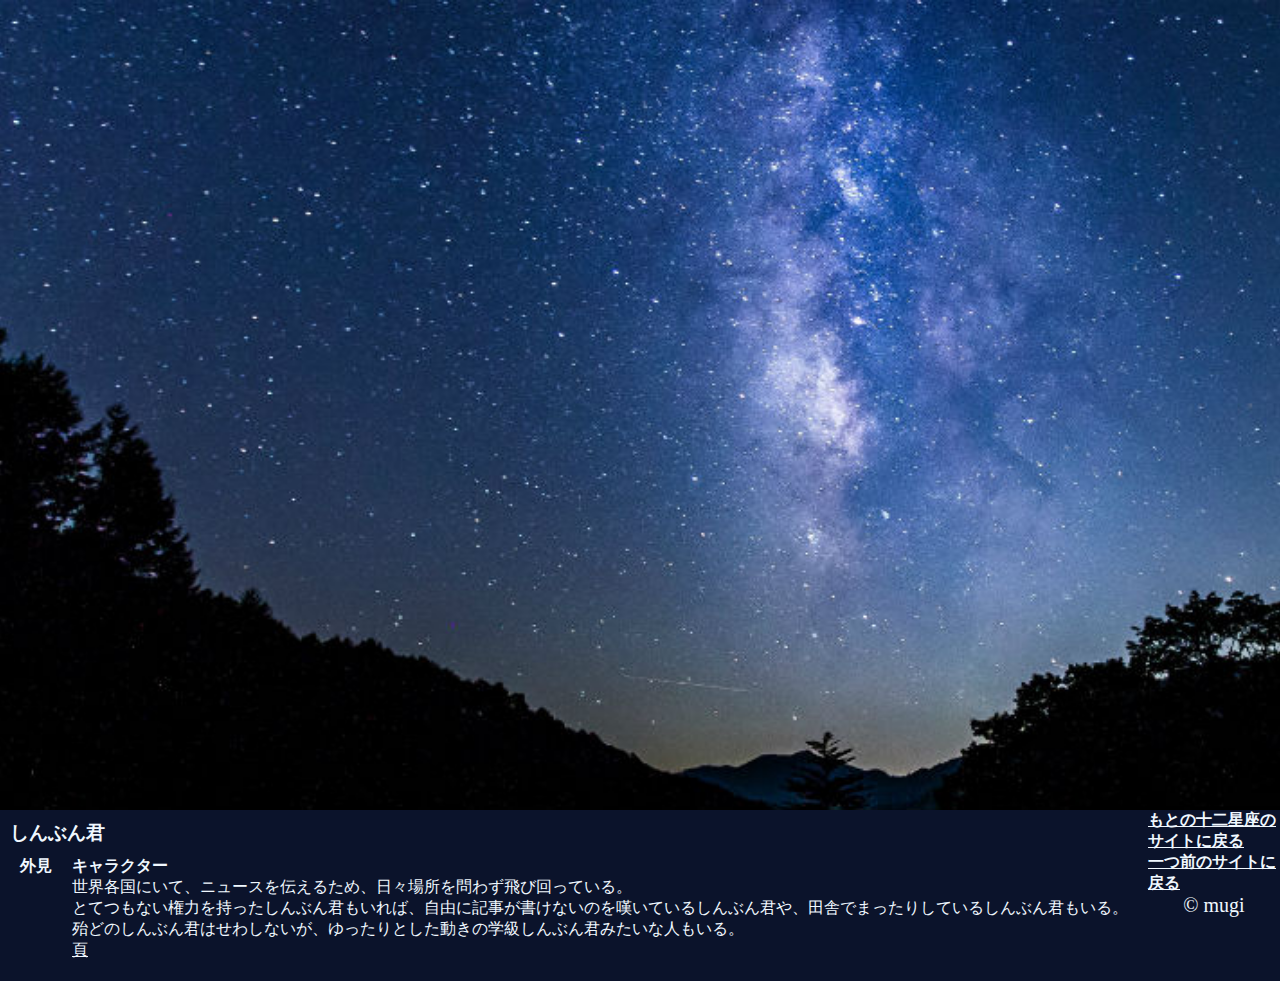
<file: しんぶん君.html>
<!DOCTYPE html>
<html lang="ja">
    <head>
        <meta charset="UTF-8">
        <link rel="stylesheet" href="style.css">
        <title>しんぶん君</title>
    </head>
    <header></header>
    <body>
        <div class="books">
            <h3>しんぶん君</h3>
            
            <div class="books">
                <h4>外見</h4>
                <p></p>
            </div>
            <div class="books">
                <h4>キャラクター</h4>
                <p>世界各国にいて、ニュースを伝えるため、日々場所を問わず飛び回っている。
                    <br>とてつもない権力を持ったしんぶん君もいれば、自由に記事が書けないのを嘆いているしんぶん君や、田舎でまったりしているしんぶん君もいる。
                    <br>殆どのしんぶん君はせわしないが、ゆったりとした動きの学級しんぶん君みたいな人もいる。
                </p>
                <p><a href="http://himaruya.blog61.fc2.com/blog-entry-1039.html">頁</a></p>
            </div>
        </div>
        <div>
            <h4><a href="index.html">もとの十二星座のサイトに戻る</a></h4>
            <h4><a href="hetalia.html">一つ前のサイトに戻る</a></h4>
        </div>

        <footer>
            &copy; mugi
        </footer>
    </body>
</html>
</file>
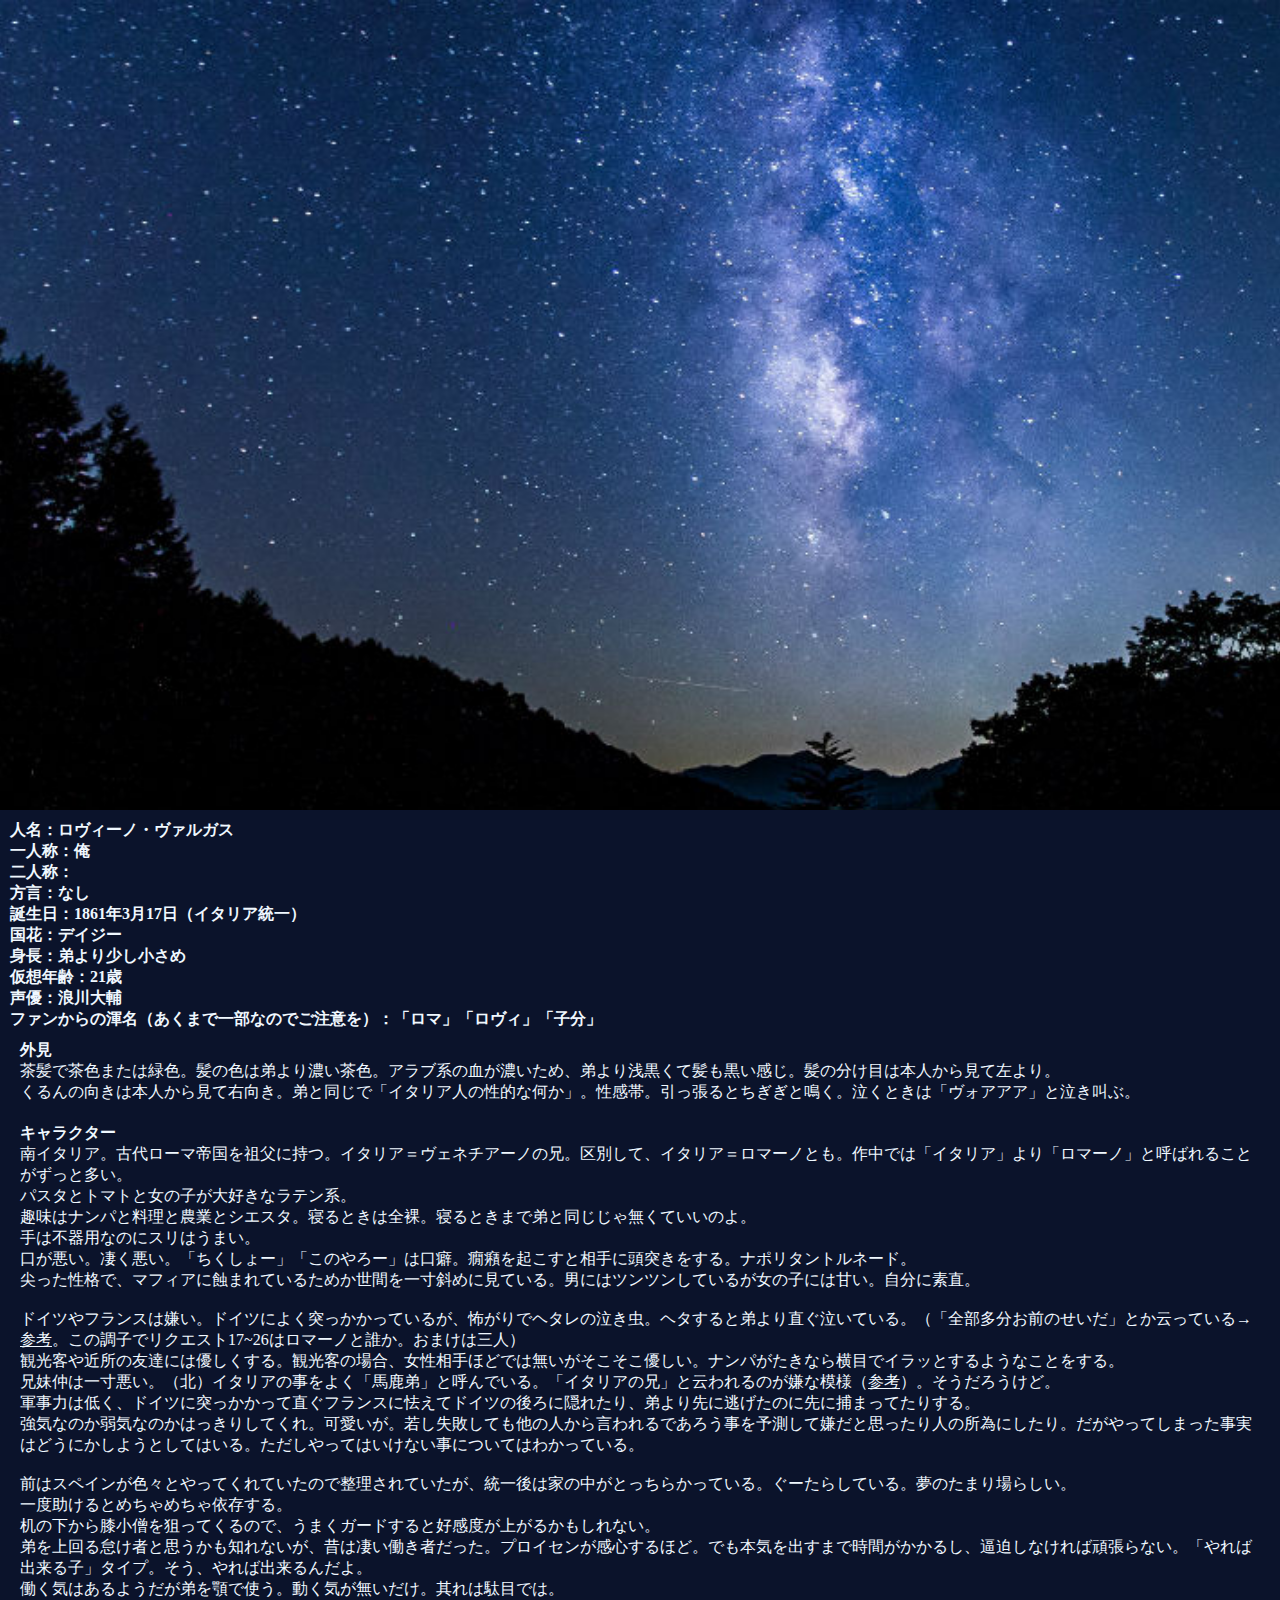
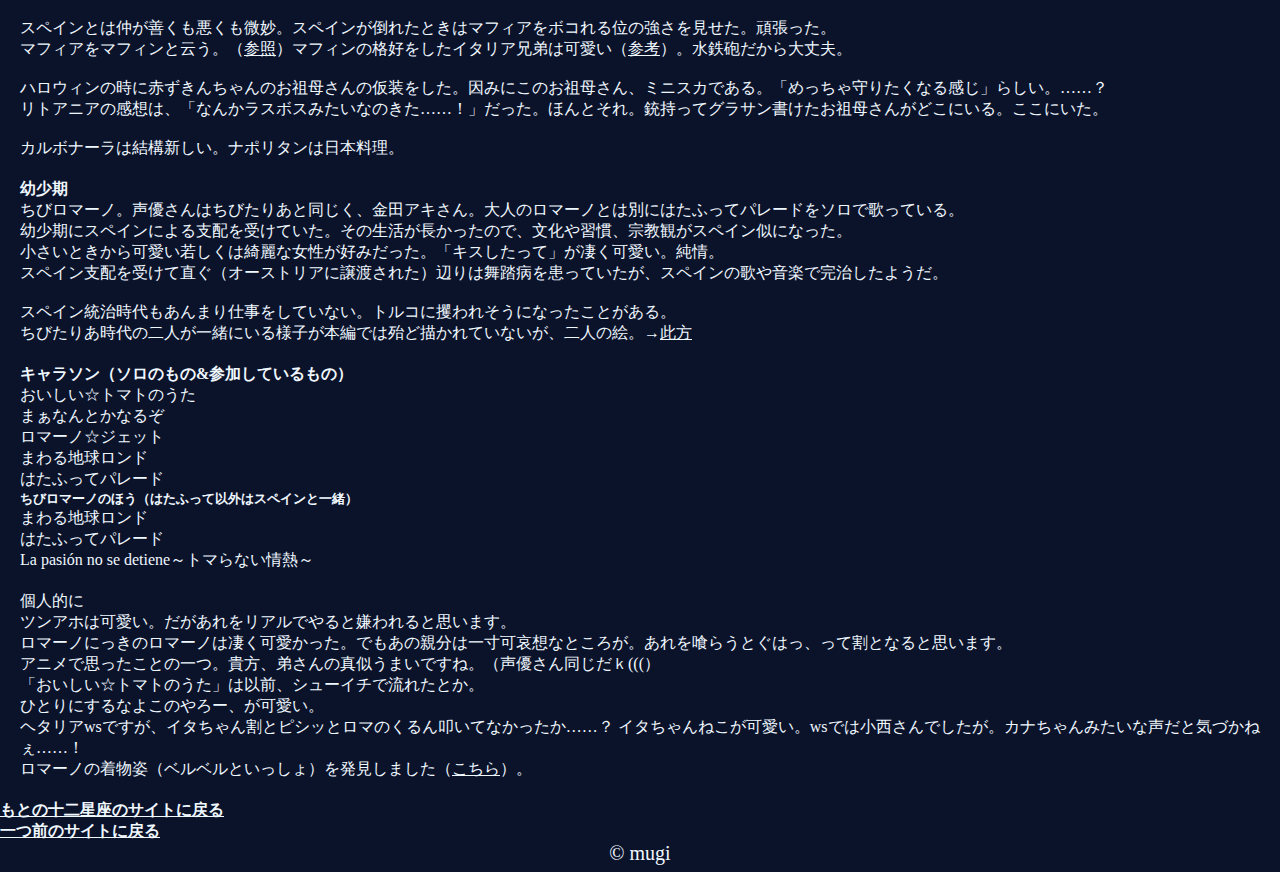
<file: イタリア＝ロマーノ.html>
<!DOCTYPE html>
<html lang="ja">
    <head>
        <meta charset="UTF-8">
        <link rel="stylesheet" href="style.css">
        <title>イタリア＝ロマーノ</title>
    </head>
    <header></header>
    <body>
        <div class="books">
            <h3></h3>
            <h4>人名：ロヴィーノ・ヴァルガス</h4>
            <h4>一人称：俺</h4>
            <h4>二人称：</h4>
            <h4>方言：なし</h4>
            <h4>誕生日：1861年3月17日（イタリア統一）</h4>
            <h4>国花：デイジー</h4>
            <h4>身長：弟より少し小さめ</h4>
            <h4>仮想年齢：21歳</h4>
            <h4>声優：浪川大輔</h4>
            <h4>ファンからの渾名（あくまで一部なのでご注意を）：「ロマ」「ロヴィ」「子分」</h4>
            <div class="books">
                <h4>外見</h4>
                <p>茶髪で茶色または緑色。髪の色は弟より濃い茶色。アラブ系の血が濃いため、弟より浅黒くて髪も黒い感じ。髪の分け目は本人から見て左より。
                    <br>くるんの向きは本人から見て右向き。弟と同じで「イタリア人の性的な何か」。性感帯。引っ張るとちぎぎと鳴く。泣くときは「ヴォアアア」と泣き叫ぶ。
                </p>
            </div>
            <div class="books">
                <h4>キャラクター</h4>
                <p>南イタリア。古代ローマ帝国を祖父に持つ。イタリア＝ヴェネチアーノの兄。区別して、イタリア＝ロマーノとも。作中では「イタリア」より「ロマーノ」と呼ばれることがずっと多い。
                    <br>パスタとトマトと女の子が大好きなラテン系。
                    <br>趣味はナンパと料理と農業とシエスタ。寝るときは全裸。寝るときまで弟と同じじゃ無くていいのよ。
                    <br>手は不器用なのにスリはうまい。
                    <br>口が悪い。凄く悪い。「ちくしょー」「このやろー」は口癖。癇癪を起こすと相手に頭突きをする。ナポリタントルネード。
                    <br>尖った性格で、マフィアに蝕まれているためか世間を一寸斜めに見ている。男にはツンツンしているが女の子には甘い。自分に素直。
                    <br>
                    <br>ドイツやフランスは嫌い。ドイツによく突っかかっているが、怖がりでヘタレの泣き虫。ヘタすると弟より直ぐ泣いている。（「全部多分お前のせいだ」とか云っている→<a href="http://himaruya.blog61.fc2.com/blog-entry-1462.html">参考</a>。この調子でリクエスト17~26はロマーノと誰か。おまけは三人）
                    <br>観光客や近所の友達には優しくする。観光客の場合、女性相手ほどでは無いがそこそこ優しい。ナンパがたきなら横目でイラッとするようなことをする。
                    <br>兄妹仲は一寸悪い。（北）イタリアの事をよく「馬鹿弟」と呼んでいる。「イタリアの兄」と云われるのが嫌な模様（<a href="http://himaruya.blog61.fc2.com/blog-entry-1459.html">参考</a>）。そうだろうけど。
                    <br>軍事力は低く、ドイツに突っかかって直ぐフランスに怯えてドイツの後ろに隠れたり、弟より先に逃げたのに先に捕まってたりする。
                    <br>強気なのか弱気なのかはっきりしてくれ。可愛いが。若し失敗しても他の人から言われるであろう事を予測して嫌だと思ったり人の所為にしたり。だがやってしまった事実はどうにかしようとしてはいる。ただしやってはいけない事についてはわかっている。
                    <br>
                    <br>前はスペインが色々とやってくれていたので整理されていたが、統一後は家の中がとっちらかっている。ぐーたらしている。夢のたまり場らしい。
                    <br>一度助けるとめちゃめちゃ依存する。
                    <br>机の下から膝小僧を狙ってくるので、うまくガードすると好感度が上がるかもしれない。                    
                    <br>弟を上回る怠け者と思うかも知れないが、昔は凄い働き者だった。プロイセンが感心するほど。でも本気を出すまで時間がかかるし、逼迫しなければ頑張らない。「やれば出来る子」タイプ。そう、やれば出来るんだよ。
                    <br>働く気はあるようだが弟を顎で使う。動く気が無いだけ。其れは駄目では。
                    <br>
                    <br>スペインとは仲が善くも悪くも微妙。スペインが倒れたときはマフィアをボコれる位の強さを見せた。頑張った。
                    <br>マフィアをマフィンと云う。（<a href="https://kitayumeblog.wordpress.com/2019/04/25/%EF%BC%92%E5%88%86%E3%81%A7%E3%81%AA%E3%82%93%E3%81%A8%E3%81%AA%E3%81%8F%E3%81%86%E3%82%8F%E3%81%B9%E3%81%A0%E3%81%91%E3%81%AF-%E3%81%A4%E3%81%8B%E3%82%81%E3%82%8B%E3%82%88%E3%81%86%E3%81%AA%E3%83%A8/">参照</a>）マフィンの格好をしたイタリア兄弟は可愛い（<a href="http://himaruya.blog61.fc2.com/blog-entry-1416.html">参考</a>）。水鉄砲だから大丈夫。
                    <br>
                    <br>ハロウィンの時に赤ずきんちゃんのお祖母さんの仮装をした。因みにこのお祖母さん、ミニスカである。「めっちゃ守りたくなる感じ」らしい。……？
                    <br>リトアニアの感想は、「なんかラスボスみたいなのきた……！」だった。ほんとそれ。銃持ってグラサン書けたお祖母さんがどこにいる。ここにいた。
                    <br>
                    <br>カルボナーラは結構新しい。ナポリタンは日本料理。
                </p>
            </div>
            <div class="books"><h4>幼少期</h4>
                <p>ちびロマーノ。声優さんはちびたりあと同じく、金田アキさん。大人のロマーノとは別にはたふってパレードをソロで歌っている。
                    <br>幼少期にスペインによる支配を受けていた。その生活が長かったので、文化や習慣、宗教観がスペイン似になった。
                    <br>小さいときから可愛い若しくは綺麗な女性が好みだった。「キスしたって」が凄く可愛い。純情。
                    <br>スペイン支配を受けて直ぐ（オーストリアに譲渡された）辺りは舞踏病を患っていたが、スペインの歌や音楽で完治したようだ。
                    <br>
                    <br>スペイン統治時代もあんまり仕事をしていない。トルコに攫われそうになったことがある。
                    <br>ちびたりあ時代の二人が一緒にいる様子が本編では殆ど描かれていないが、二人の絵。→<a href="http://himaruya.blog61.fc2.com/blog-entry-1436.html">此方</a>
                </p>
            </div>
            <div class="books">
                <h4>キャラソン（ソロのもの&参加しているもの）</h4>
                <p>おいしい☆トマトのうた
                    <br>まぁなんとかなるぞ
                    <br>ロマーノ☆ジェット
                    <br>まわる地球ロンド
                    <br>はたふってパレード
                </p>
                <h5>ちびロマーノのほう（はたふって以外はスペインと一緒）</h5>
                <p>まわる地球ロンド
                    <br>はたふってパレード
                    <br>La pasión no se detiene～トマらない情熱～ 
                </p>
            </div>

            <div class="books">
                <p>個人的に
                    <br>ツンアホは可愛い。だがあれをリアルでやると嫌われると思います。
                    <br>ロマーノにっきのロマーノは凄く可愛かった。でもあの親分は一寸可哀想なところが。あれを喰らうとぐはっ、って割となると思います。
                    <br>アニメで思ったことの一つ。貴方、弟さんの真似うまいですね。（声優さん同じだｋ(((）
                    <br>「おいしい☆トマトのうた」は以前、シューイチで流れたとか。
                    <br>ひとりにするなよこのやろー、が可愛い。
                    <br>ヘタリアwsですが、イタちゃん割とピシッとロマのくるん叩いてなかったか……？ イタちゃんねこが可愛い。wsでは小西さんでしたが。カナちゃんみたいな声だと気づかねぇ……！
                    <br>ロマーノの着物姿（ベルベルといっしょ）を発見しました（<a href="http://himaruya.blog61.fc2.com/blog-entry-1649.html">こちら</a>）。
                </p>
            </div>
        </div>
        <div>
            <h4><a href="index.html">もとの十二星座のサイトに戻る</a></h4>
            <h4><a href="hetalia.html">一つ前のサイトに戻る</a></h4>
        </div>

        <footer>
            &copy; mugi
        </footer>
    </body>
</html>
</file>
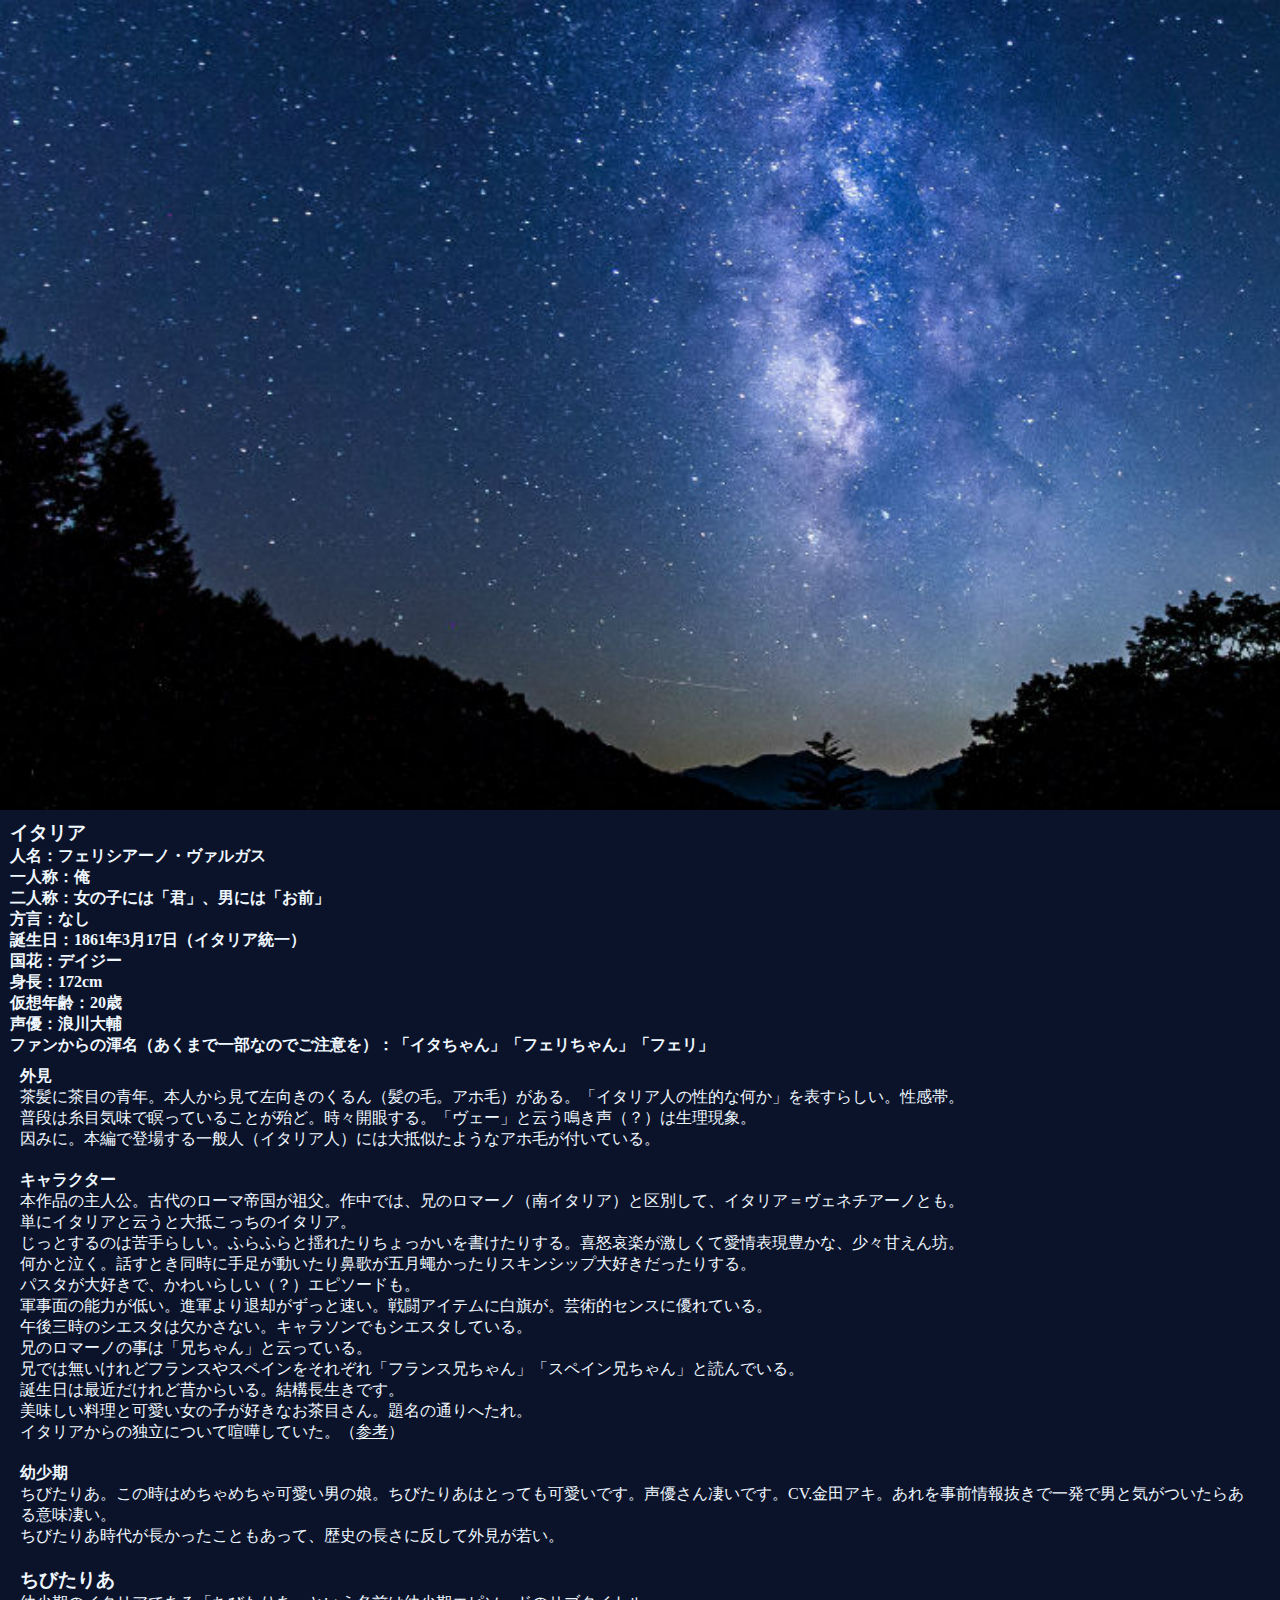
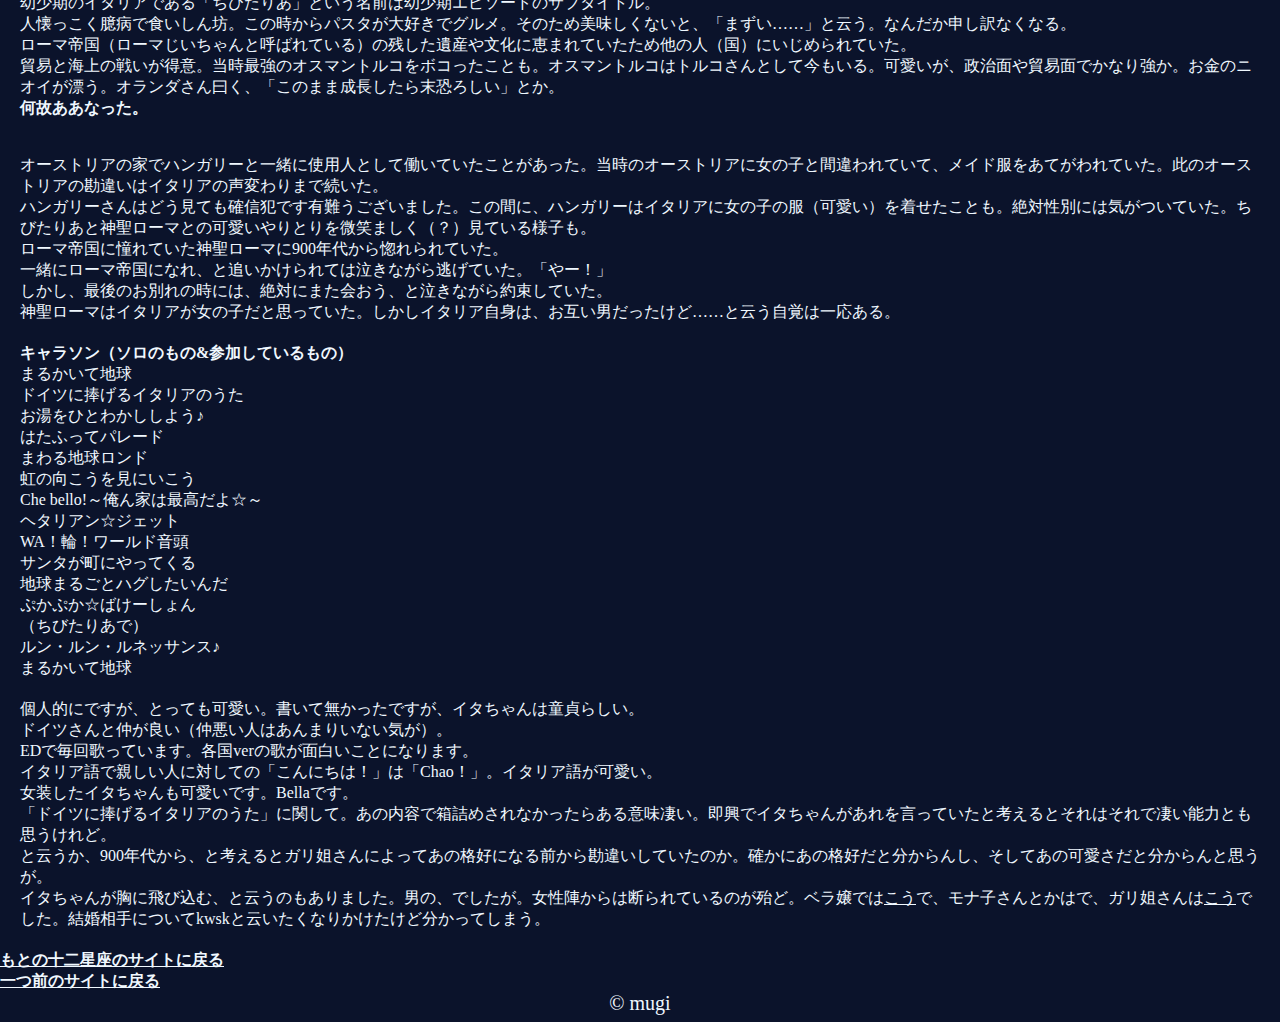
<file: イタリア＝ヴェネチアーノ.html>
<!DOCTYPE html>
<html lang="ja">
    <head>
        <meta charset="UTF-8">
        <link rel="stylesheet" href="style.css">
        <title>イタリア＝ヴェネチアーノ</title>
    </head>
    <header></header>
    <body>
        <div class="books">
            <h3>イタリア</h3>
            <h4>人名：フェリシアーノ・ヴァルガス</h4>
            <h4>一人称：俺</h4>
            <h4>二人称：女の子には「君」、男には「お前」</h4>
            <h4>方言：なし</h4>
            <h4>誕生日：1861年3月17日（イタリア統一）</h4>
            <h4>国花：デイジー</h4>
            <h4>身長：172cm</h4>
            <h4>仮想年齢：20歳</h4>
            <h4>声優：浪川大輔</h4>
            <h4>ファンからの渾名（あくまで一部なのでご注意を）：「イタちゃん」「フェリちゃん」「フェリ」</h4>
            <div class="books">
                <h4>外見</h4>
                <p>茶髪に茶目の青年。本人から見て左向きのくるん（髪の毛。アホ毛）がある。「イタリア人の性的な何か」を表すらしい。性感帯。
                    <br>普段は糸目気味で瞑っていることが殆ど。時々開眼する。「ヴェー」と云う鳴き声（？）は生理現象。
                    <br>因みに。本編で登場する一般人（イタリア人）には大抵似たようなアホ毛が付いている。
                </p>
            </div>
            <div class="books">
                <h4>キャラクター</h4>
                <p>本作品の主人公。古代のローマ帝国が祖父。作中では、兄のロマーノ（南イタリア）と区別して、イタリア＝ヴェネチアーノとも。
                    <br>単にイタリアと云うと大抵こっちのイタリア。
                    <br>じっとするのは苦手らしい。ふらふらと揺れたりちょっかいを書けたりする。喜怒哀楽が激しくて愛情表現豊かな、少々甘えん坊。
                    <br>何かと泣く。話すとき同時に手足が動いたり鼻歌が五月蠅かったりスキンシップ大好きだったりする。
                    <br>パスタが大好きで、かわいらしい（？）エピソードも。
                    <br>軍事面の能力が低い。進軍より退却がずっと速い。戦闘アイテムに白旗が。芸術的センスに優れている。
                    <br>午後三時のシエスタは欠かさない。キャラソンでもシエスタしている。
                    <br>兄のロマーノの事は「兄ちゃん」と云っている。
                    <br>兄では無いけれどフランスやスペインをそれぞれ「フランス兄ちゃん」「スペイン兄ちゃん」と読んでいる。
                    <br>誕生日は最近だけれど昔からいる。結構長生きです。
                    <br>美味しい料理と可愛い女の子が好きなお茶目さん。題名の通りへたれ。
                    <br>イタリアからの独立について喧嘩していた。（<a href="http://himaruya.blog61.fc2.com/blog-entry-1659.html">参考</a>）
                </p>
            </div>
            <div class="books"><h4>幼少期</h4>
                <p>ちびたりあ。この時はめちゃめちゃ可愛い男の娘。ちびたりあはとっても可愛いです。声優さん凄いです。CV.金田アキ。あれを事前情報抜きで一発で男と気がついたらある意味凄い。
                    <br>ちびたりあ時代が長かったこともあって、歴史の長さに反して外見が若い。
                </p>
            </div>
            <div class="books">
                <h3>ちびたりあ</h3>
                <p>幼少期のイタリアである「ちびたりあ」という名前は幼少期エピソードのサブタイトル。
                    <br>人懐っこく臆病で食いしん坊。この時からパスタが大好きでグルメ。そのため美味しくないと、「まずい……」と云う。なんだか申し訳なくなる。
                    <br>ローマ帝国（ローマじいちゃんと呼ばれている）の残した遺産や文化に恵まれていたため他の人（国）にいじめられていた。
                    <br>貿易と海上の戦いが得意。当時最強のオスマントルコをボコったことも。オスマントルコはトルコさんとして今もいる。可愛いが、政治面や貿易面でかなり強か。お金のニオイが漂う。オランダさん曰く、「このまま成長したら末恐ろしい」とか。
                    <br><h4>何故ああなった。</h4>
                    <br>
                    <br>オーストリアの家でハンガリーと一緒に使用人として働いていたことがあった。当時のオーストリアに女の子と間違われていて、メイド服をあてがわれていた。此のオーストリアの勘違いはイタリアの声変わりまで続いた。
                    <br>ハンガリーさんはどう見ても確信犯です有難うございました。この間に、ハンガリーはイタリアに女の子の服（可愛い）を着せたことも。絶対性別には気がついていた。ちびたりあと神聖ローマとの可愛いやりとりを微笑ましく（？）見ている様子も。
                    <br>ローマ帝国に憧れていた神聖ローマに900年代から惚れられていた。
                    <br>一緒にローマ帝国になれ、と追いかけられては泣きながら逃げていた。「やー！」
                    <br>しかし、最後のお別れの時には、絶対にまた会おう、と泣きながら約束していた。
                    <br>神聖ローマはイタリアが女の子だと思っていた。しかしイタリア自身は、お互い男だったけど……と云う自覚は一応ある。
                </p>
            </div>
            
            <div class="books">
                <h4>キャラソン（ソロのもの&参加しているもの）</h4>
                <p>まるかいて地球
                    <br>ドイツに捧げるイタリアのうた
                    <br>お湯をひとわかししよう♪
                    <br>はたふってパレード
                    <br>まわる地球ロンド
                    <br>虹の向こうを見にいこう
                    <br>Che bello!～俺ん家は最高だよ☆～
                    <br>ヘタリアン☆ジェット
                    <br>WA！輪！ワールド音頭
                    <br>サンタが町にやってくる
                    <br>地球まるごとハグしたいんだ
                    <br>ぷかぷか☆ばけーしょん
                </p>
                <p>（ちびたりあで）
                    <br>ルン・ルン・ルネッサンス♪
                    <br>まるかいて地球
                </p>
            </div>

            <div class="books">
                <p>個人的にですが、とっても可愛い。書いて無かったですが、イタちゃんは童貞らしい。
                    <br>ドイツさんと仲が良い（仲悪い人はあんまりいない気が）。
                    <br>EDで毎回歌っています。各国verの歌が面白いことになります。
                    <br>イタリア語で親しい人に対しての「こんにちは！」は「Chao！」。イタリア語が可愛い。
                    <br>女装したイタちゃんも可愛いです。Bellaです。
                    <br>「ドイツに捧げるイタリアのうた」に関して。あの内容で箱詰めされなかったらある意味凄い。即興でイタちゃんがあれを言っていたと考えるとそれはそれで凄い能力とも思うけれど。
                    <br>と云うか、900年代から、と考えるとガリ姐さんによってあの格好になる前から勘違いしていたのか。確かにあの格好だと分からんし、そしてあの可愛さだと分からんと思うが。
                    <br>イタちゃんが胸に飛び込む、と云うのもありました。男の、でしたが。女性陣からは断られているのが殆ど。ベラ嬢では<a href="http://himaruya.blog61.fc2.com/blog-entry-1477.html">こう</a>で、モナ子さんとかは<a href="http://himaruya.blog61.fc2.com/blog-entry-1482.html"></a>で、ガリ姐さんは<a href="http://himaruya.blog61.fc2.com/blog-entry-1488.html">こう</a>でした。結婚相手についてkwskと云いたくなりかけたけど分かってしまう。
                </p>
            </div>
        </div>
        <div>
            <h4><a href="index.html">もとの十二星座のサイトに戻る</a></h4>
            <h4><a href="hetalia.html">一つ前のサイトに戻る</a></h4>
        </div>

        <footer>
            &copy; mugi
        </footer>
    </body>
</html>
</file>
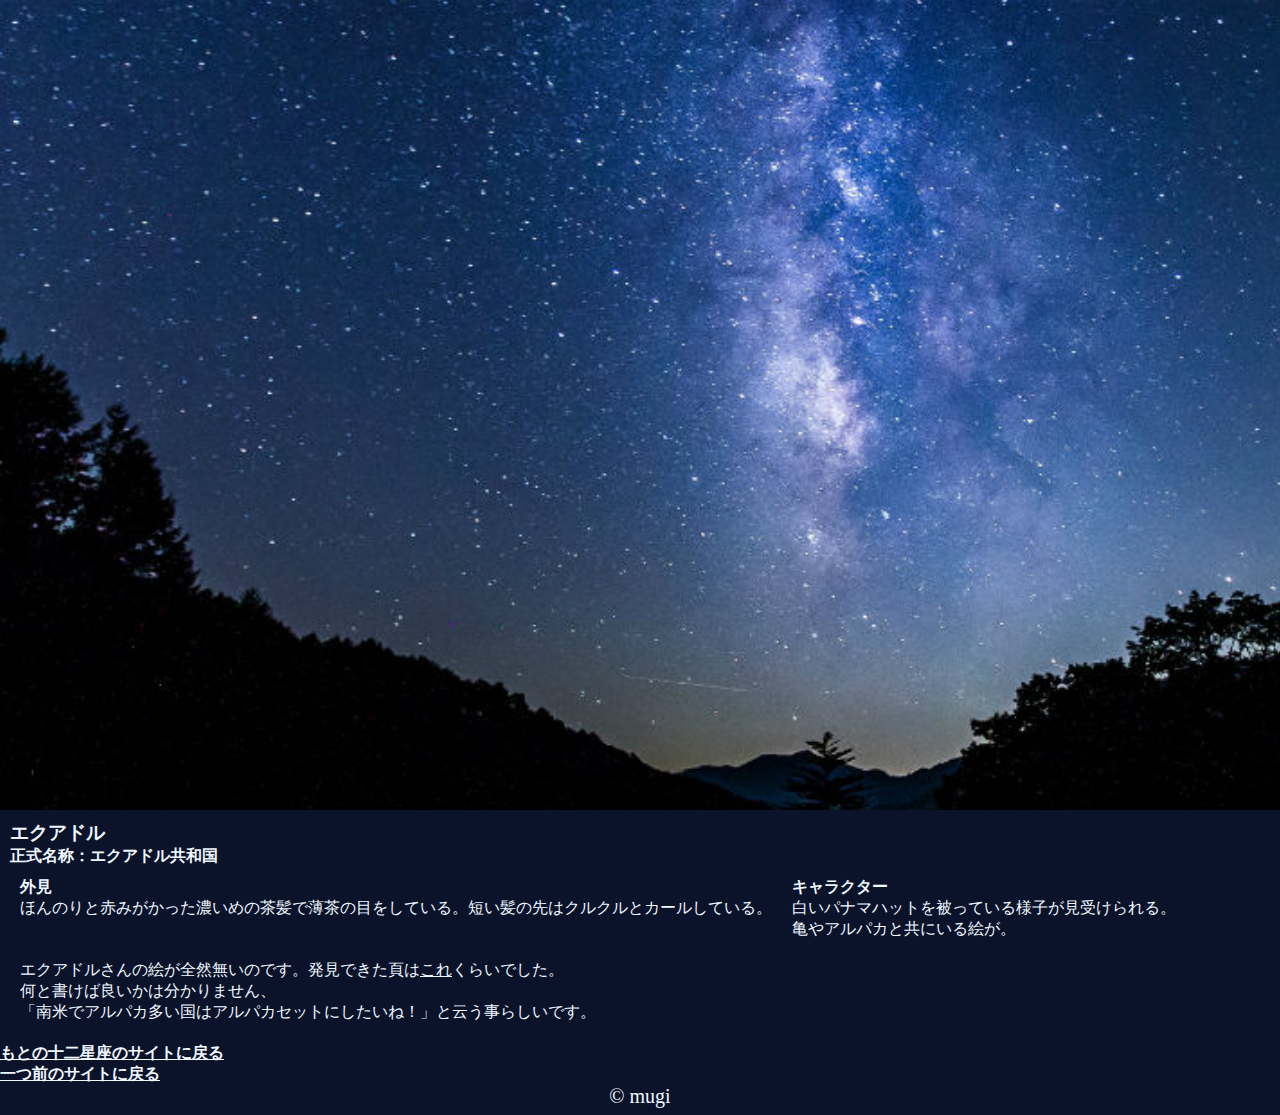
<file: エクアドル.html>
<!DOCTYPE html>
<html lang="ja">
    <head>
        <meta charset="UTF-8">
        <link rel="stylesheet" href="style.css">
        <title></title>
    </head>
    <header></header>
    <body>
        <div class="books">
            <h3>エクアドル</h3>
            <h4>正式名称：エクアドル共和国</h4>
            
            <div class="books">
                <h4>外見</h4>
                <p>ほんのりと赤みがかった濃いめの茶髪で薄茶の目をしている。短い髪の先はクルクルとカールしている。</p>
            </div>
            <div class="books">
                <h4>キャラクター</h4>
                <p>白いパナマハットを被っている様子が見受けられる。
                    <br>亀やアルパカと共にいる絵が。
                </p>
            </div>
            

            <div class="books">
                <p>エクアドルさんの絵が全然無いのです。発見できた頁は<a href="http://himaruya.blog61.fc2.com/blog-entry-1508.html">これ</a>くらいでした。
                    <br>何と書けば良いかは分かりません、
                    <br>「南米でアルパカ多い国はアルパカセットにしたいね！」と云う事らしいです。
                </p>
            </div>
        </div>
        <div>
            <h4><a href="index.html">もとの十二星座のサイトに戻る</a></h4>
            <h4><a href="hetalia.html">一つ前のサイトに戻る</a></h4>
        </div>

        <footer>
            &copy; mugi
        </footer>
    </body>
</html>
</file>
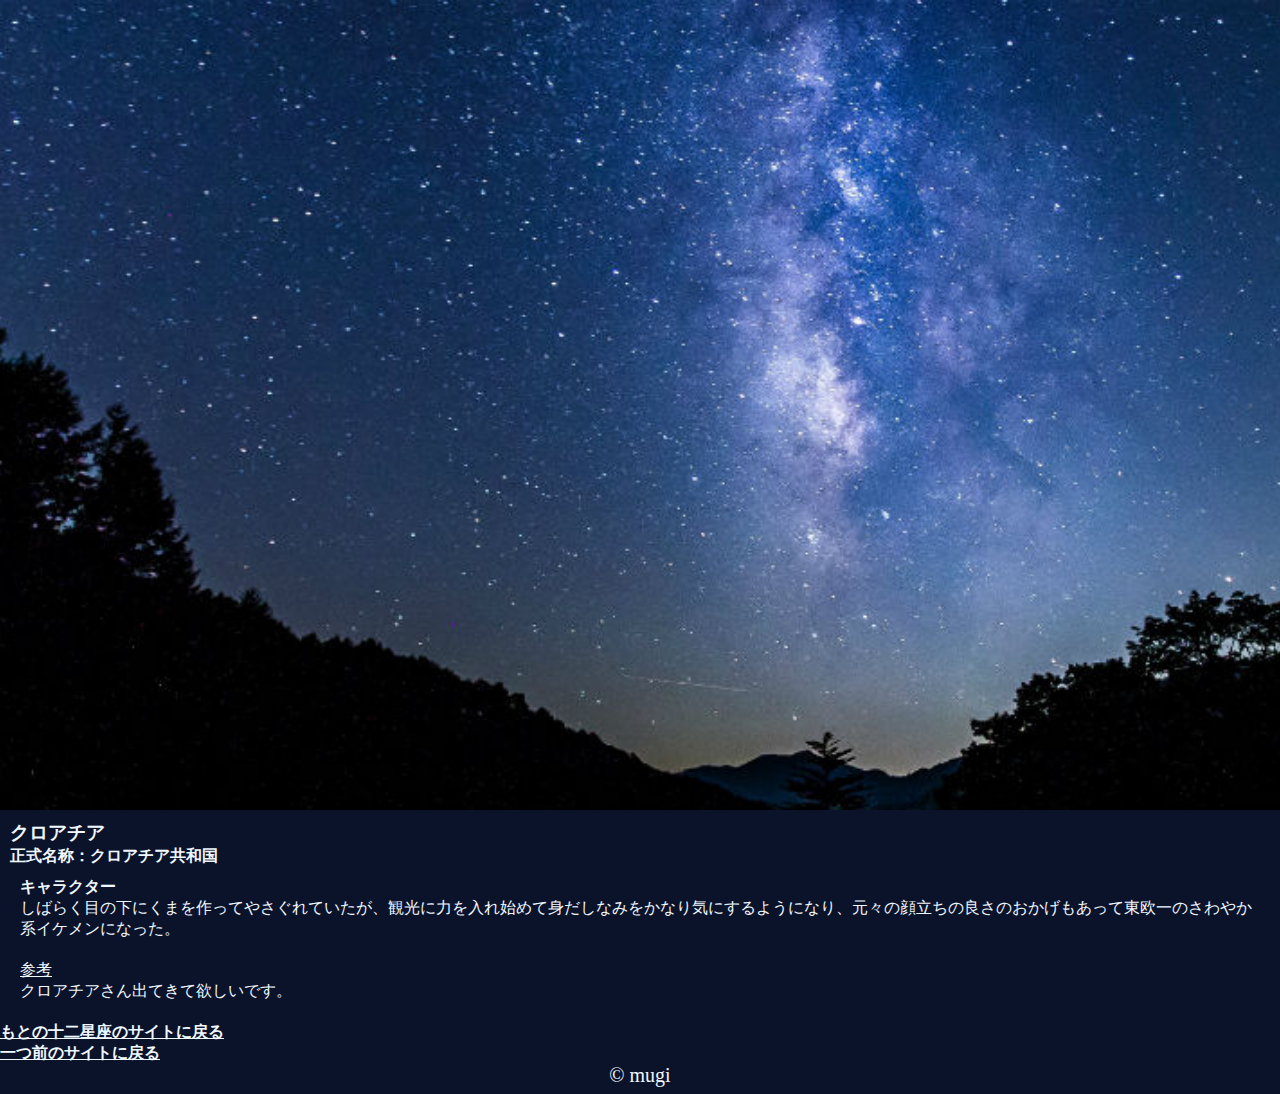
<file: クロアチア.html>
<!DOCTYPE html>
<html lang="ja">
    <head>
        <meta charset="UTF-8">
        <link rel="stylesheet" href="style.css">
        <title>クロアチア</title>
    </head>
    <header></header>
    <body>
        <div class="books">
            <h3>クロアチア</h3>
            <h4>正式名称：クロアチア共和国</h4>

            <div class="books">
                <h4>キャラクター</h4>
                <p>しばらく目の下にくまを作ってやさぐれていたが、観光に力を入れ始めて身だしなみをかなり気にするようになり、元々の顔立ちの良さのおかげもあって東欧一のさわやか系イケメンになった。
                </p>
            </div>


            <div class="books">
                <p><a href="http://himaruya.blog61.fc2.com/blog-entry-1446.html">参考</a>
                    <br>クロアチアさん出てきて欲しいです。
                </p>
            </div>
        </div>
        <div>
            <h4><a href="index.html">もとの十二星座のサイトに戻る</a></h4>
            <h4><a href="hetalia.html">一つ前のサイトに戻る</a></h4>
        </div>

        <footer>
            &copy; mugi
        </footer>
    </body>
</html>
</file>
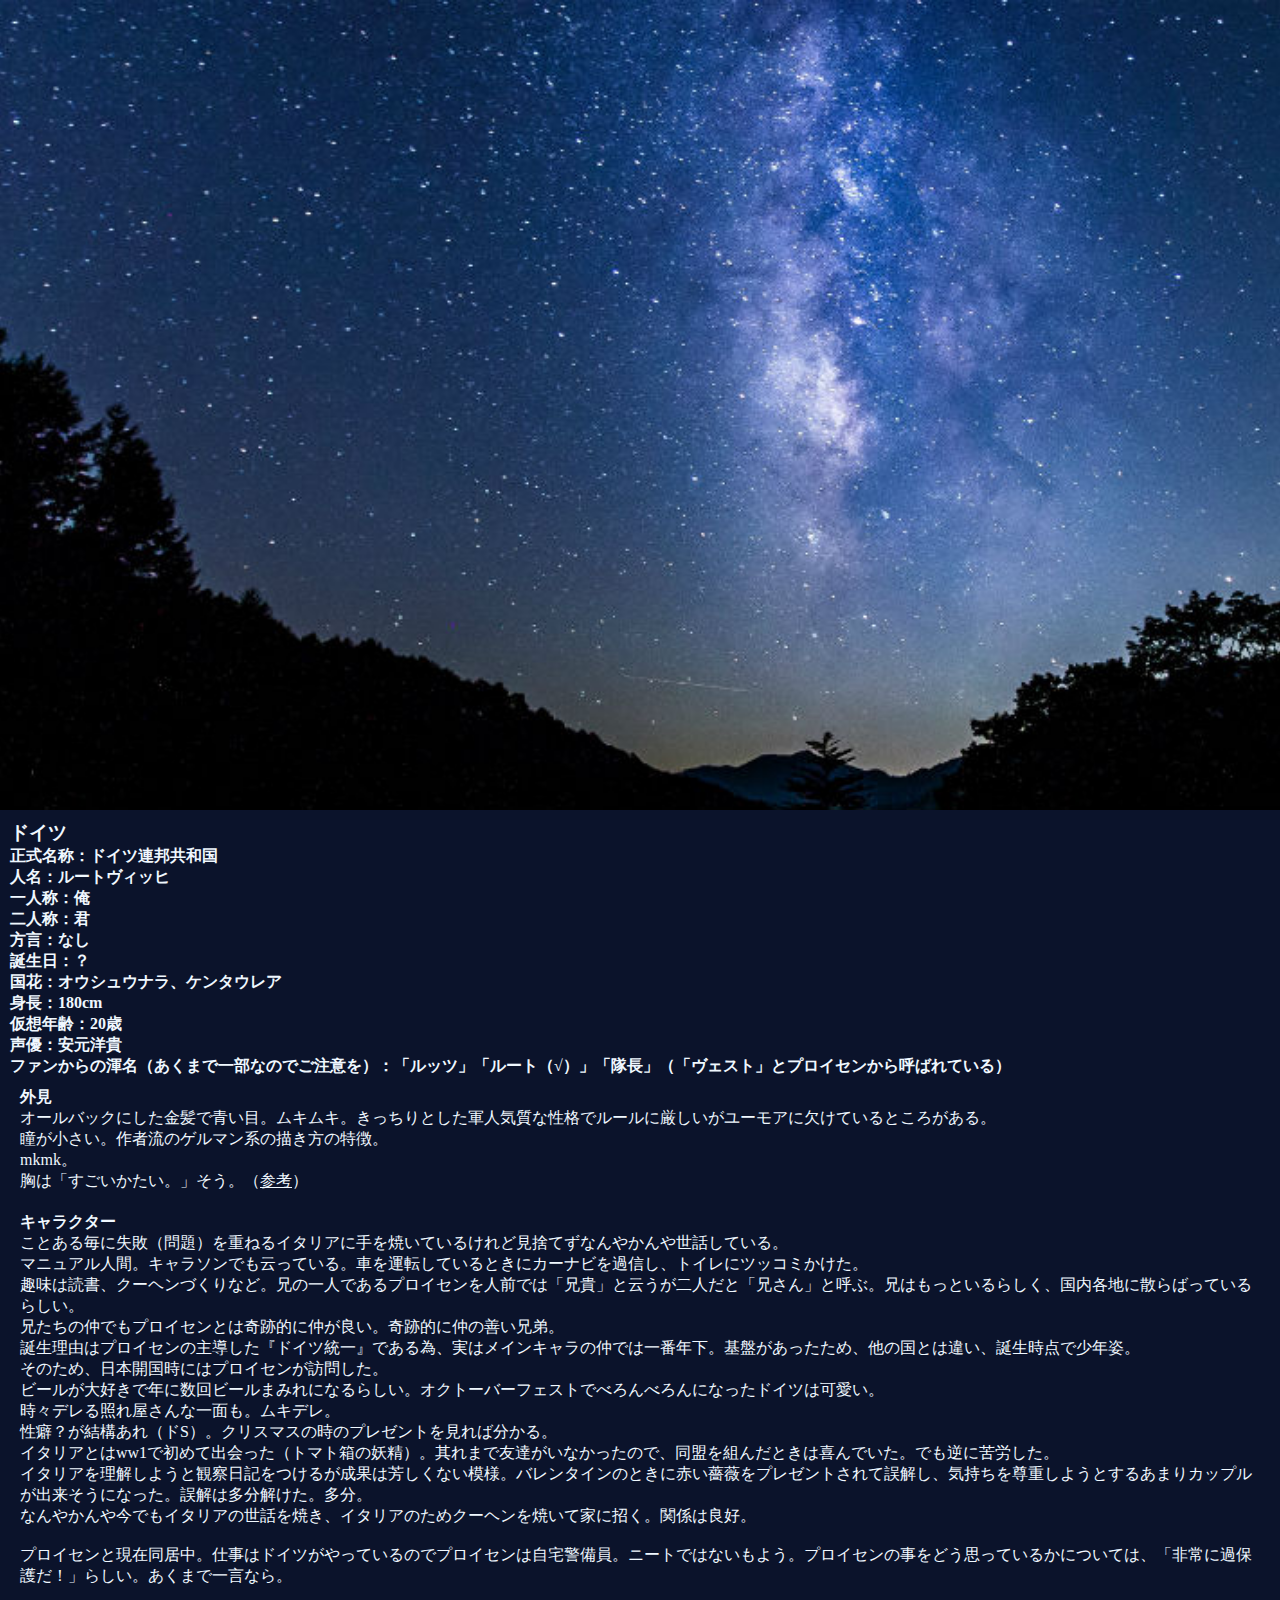
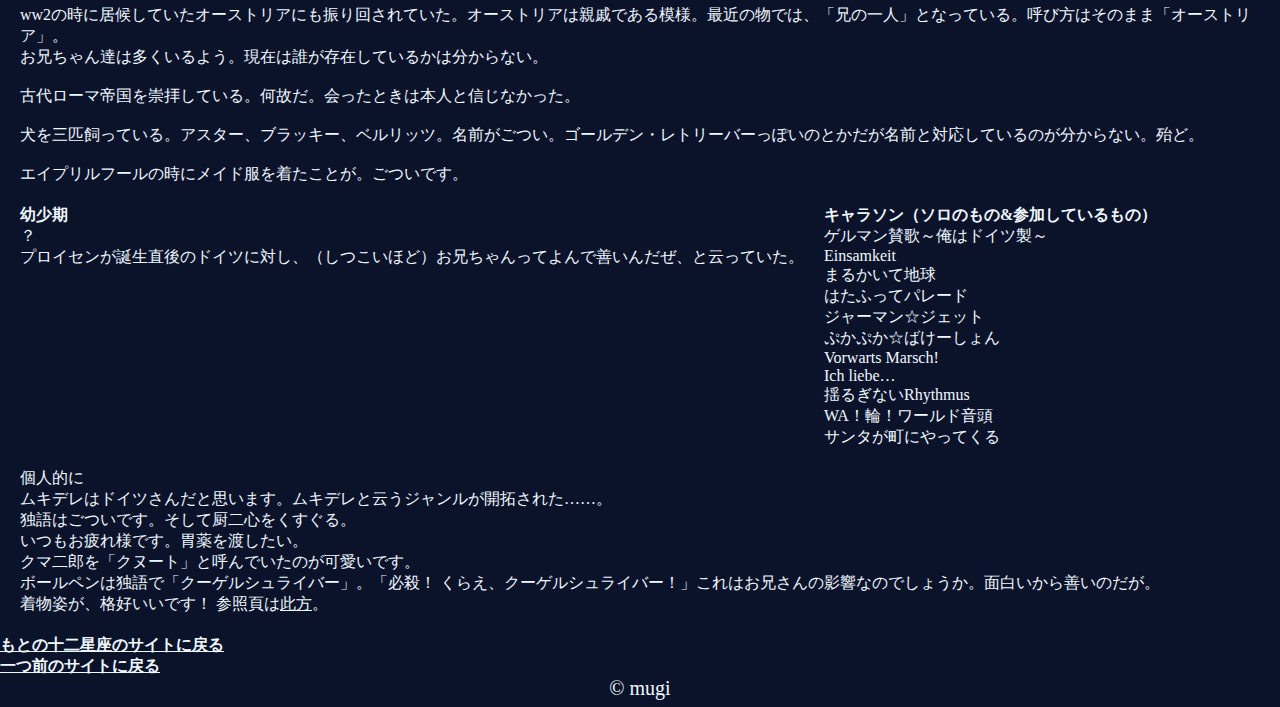
<file: ドイツ.html>
<!DOCTYPE html>
<html lang="ja">
    <head>
        <meta charset="UTF-8">
        <link rel="stylesheet" href="style.css">
        <title>ドイツ</title>
    </head>
    <header></header>
    <body>
        <div class="books">
            <h3>ドイツ</h3>
            <h4>正式名称：ドイツ連邦共和国</h4>
            <h4>人名：ルートヴィッヒ</h4>
            <h4>一人称：俺</h4>
            <h4>二人称：君</h4>
            <h4>方言：なし</h4>
            <h4>誕生日：？</h4>
            <h4>国花：オウシュウナラ、ケンタウレア</h4>
            <h4>身長：180cm</h4>
            <h4>仮想年齢：20歳</h4>
            <h4>声優：安元洋貴</h4>
            <h4>ファンからの渾名（あくまで一部なのでご注意を）：「ルッツ」「ルート（√）」「隊長」（「ヴェスト」とプロイセンから呼ばれている）</h4>
            <div class="books">
                <h4>外見</h4>
                <p>オールバックにした金髪で青い目。ムキムキ。きっちりとした軍人気質な性格でルールに厳しいがユーモアに欠けているところがある。
                    <br>瞳が小さい。作者流のゲルマン系の描き方の特徴。
                    <br>mkmk。
                    <br>胸は「すごいかたい。」そう。（<a href="http://himaruya.blog61.fc2.com/blog-entry-1472.html">参考</a>）
                </p>
            </div>
            <div class="books">
                <h4>キャラクター</h4>
                <p>ことある毎に失敗（問題）を重ねるイタリアに手を焼いているけれど見捨てずなんやかんや世話している。
                    <br>マニュアル人間。キャラソンでも云っている。車を運転しているときにカーナビを過信し、トイレにツッコミかけた。
                    <br>趣味は読書、クーヘンづくりなど。兄の一人であるプロイセンを人前では「兄貴」と云うが二人だと「兄さん」と呼ぶ。兄はもっといるらしく、国内各地に散らばっているらしい。
                    <br>兄たちの仲でもプロイセンとは奇跡的に仲が良い。奇跡的に仲の善い兄弟。
                    <br>誕生理由はプロイセンの主導した『ドイツ統一』である為、実はメインキャラの仲では一番年下。基盤があったため、他の国とは違い、誕生時点で少年姿。
                    <br>そのため、日本開国時にはプロイセンが訪問した。
                    <br>ビールが大好きで年に数回ビールまみれになるらしい。オクトーバーフェストでべろんべろんになったドイツは可愛い。
                    <br>時々デレる照れ屋さんな一面も。ムキデレ。
                    <br>性癖？が結構あれ（ドS）。クリスマスの時のプレゼントを見れば分かる。
                    <br>イタリアとはww1で初めて出会った（トマト箱の妖精）。其れまで友達がいなかったので、同盟を組んだときは喜んでいた。でも逆に苦労した。
                    <br>イタリアを理解しようと観察日記をつけるが成果は芳しくない模様。バレンタインのときに赤い薔薇をプレゼントされて誤解し、気持ちを尊重しようとするあまりカップルが出来そうになった。誤解は多分解けた。多分。
                    <br>なんやかんや今でもイタリアの世話を焼き、イタリアのためクーヘンを焼いて家に招く。関係は良好。
                    <br>
                    <br>プロイセンと現在同居中。仕事はドイツがやっているのでプロイセンは自宅警備員。ニートではないもよう。プロイセンの事をどう思っているかについては、「非常に過保護だ！」らしい。あくまで一言なら。
                    <br>
                    <br>ww2の時に居候していたオーストリアにも振り回されていた。オーストリアは親戚である模様。最近の物では、「兄の一人」となっている。呼び方はそのまま「オーストリア」。
                    <br>お兄ちゃん達は多くいるよう。現在は誰が存在しているかは分からない。
                    <br>
                    <br>古代ローマ帝国を崇拝している。何故だ。会ったときは本人と信じなかった。
                    <br>
                    <br>犬を三匹飼っている。アスター、ブラッキー、ベルリッツ。名前がごつい。ゴールデン・レトリーバーっぽいのとかだが名前と対応しているのが分からない。殆ど。
                    <br>
                    <br>エイプリルフールの時にメイド服を着たことが。ごついです。                  
                </p>
            </div>
            <div class="books"><h4>幼少期</h4>
                <p>？
                    <br>プロイセンが誕生直後のドイツに対し、（しつこいほど）お兄ちゃんってよんで善いんだぜ、と云っていた。
                </p>
            </div>
            
            <div class="books">
                <h4>キャラソン（ソロのもの&参加しているもの）</h4>
                <p>ゲルマン賛歌～俺はドイツ製～
                    <br>Einsamkeit
                    <br>まるかいて地球
                    <br>はたふってパレード
                    <br>ジャーマン☆ジェット
                    <br>ぷかぷか☆ばけーしょん
                    <br>Vorwarts Marsch!
                    <br>Ich liebe…
                    <br>揺るぎないRhythmus
                    <br>WA！輪！ワールド音頭
                    <br>サンタが町にやってくる
                </p>
            </div>

            <div class="books">
                <p>個人的に
                    <br>ムキデレはドイツさんだと思います。ムキデレと云うジャンルが開拓された……。
                    <br>独語はごついです。そして厨二心をくすぐる。
                    <br>いつもお疲れ様です。胃薬を渡したい。
                    <br>クマ二郎を「クヌート」と呼んでいたのが可愛いです。
                    <br>ボールペンは独語で「クーゲルシュライバー」。「必殺！ くらえ、クーゲルシュライバー！」これはお兄さんの影響なのでしょうか。面白いから善いのだが。
                    <br>着物姿が、格好いいです！ 参照頁は<a href="http://himaruya.blog61.fc2.com/blog-entry-1433.html">此方</a>。
                </p>
            </div>
        </div>
        <div>
            <h4><a href="index.html">もとの十二星座のサイトに戻る</a></h4>
            <h4><a href="hetalia.html">一つ前のサイトに戻る</a></h4>
        </div>

        <footer>
            &copy; mugi
        </footer>
    </body>
</html>
</file>
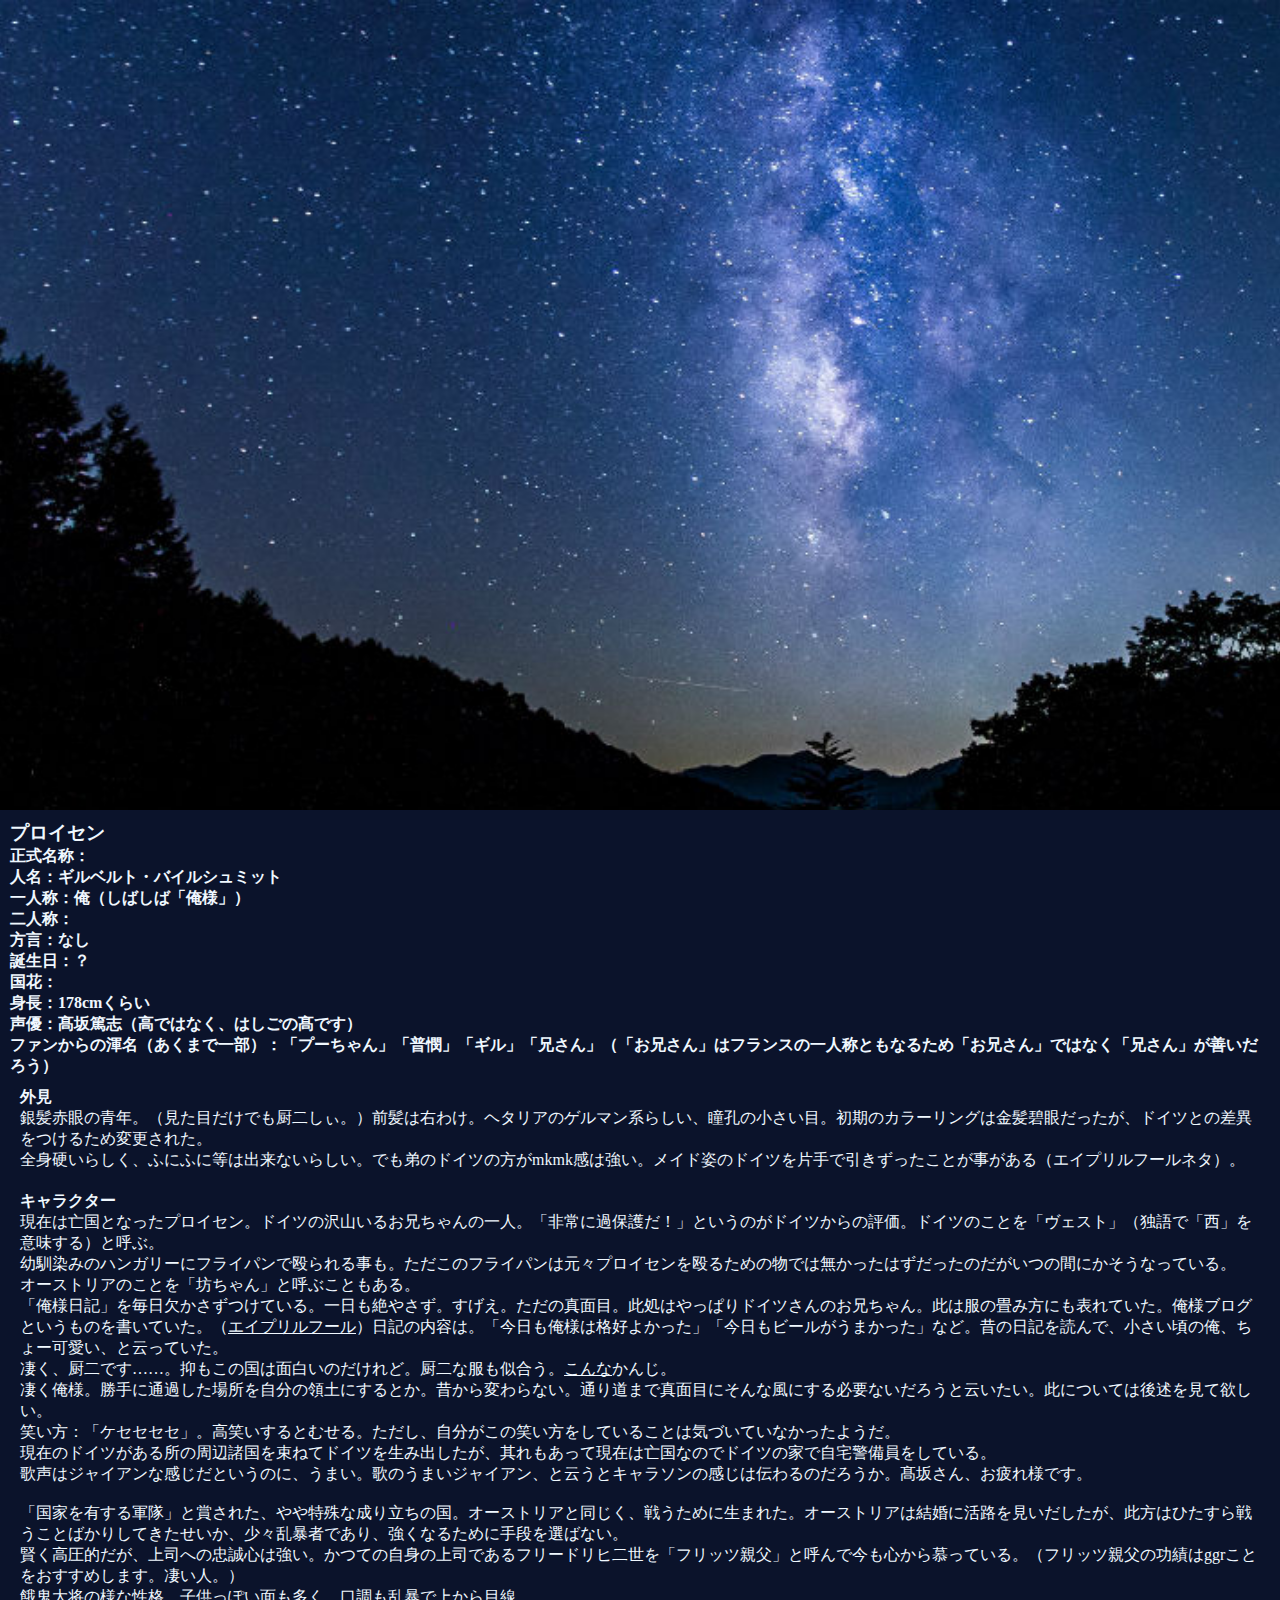
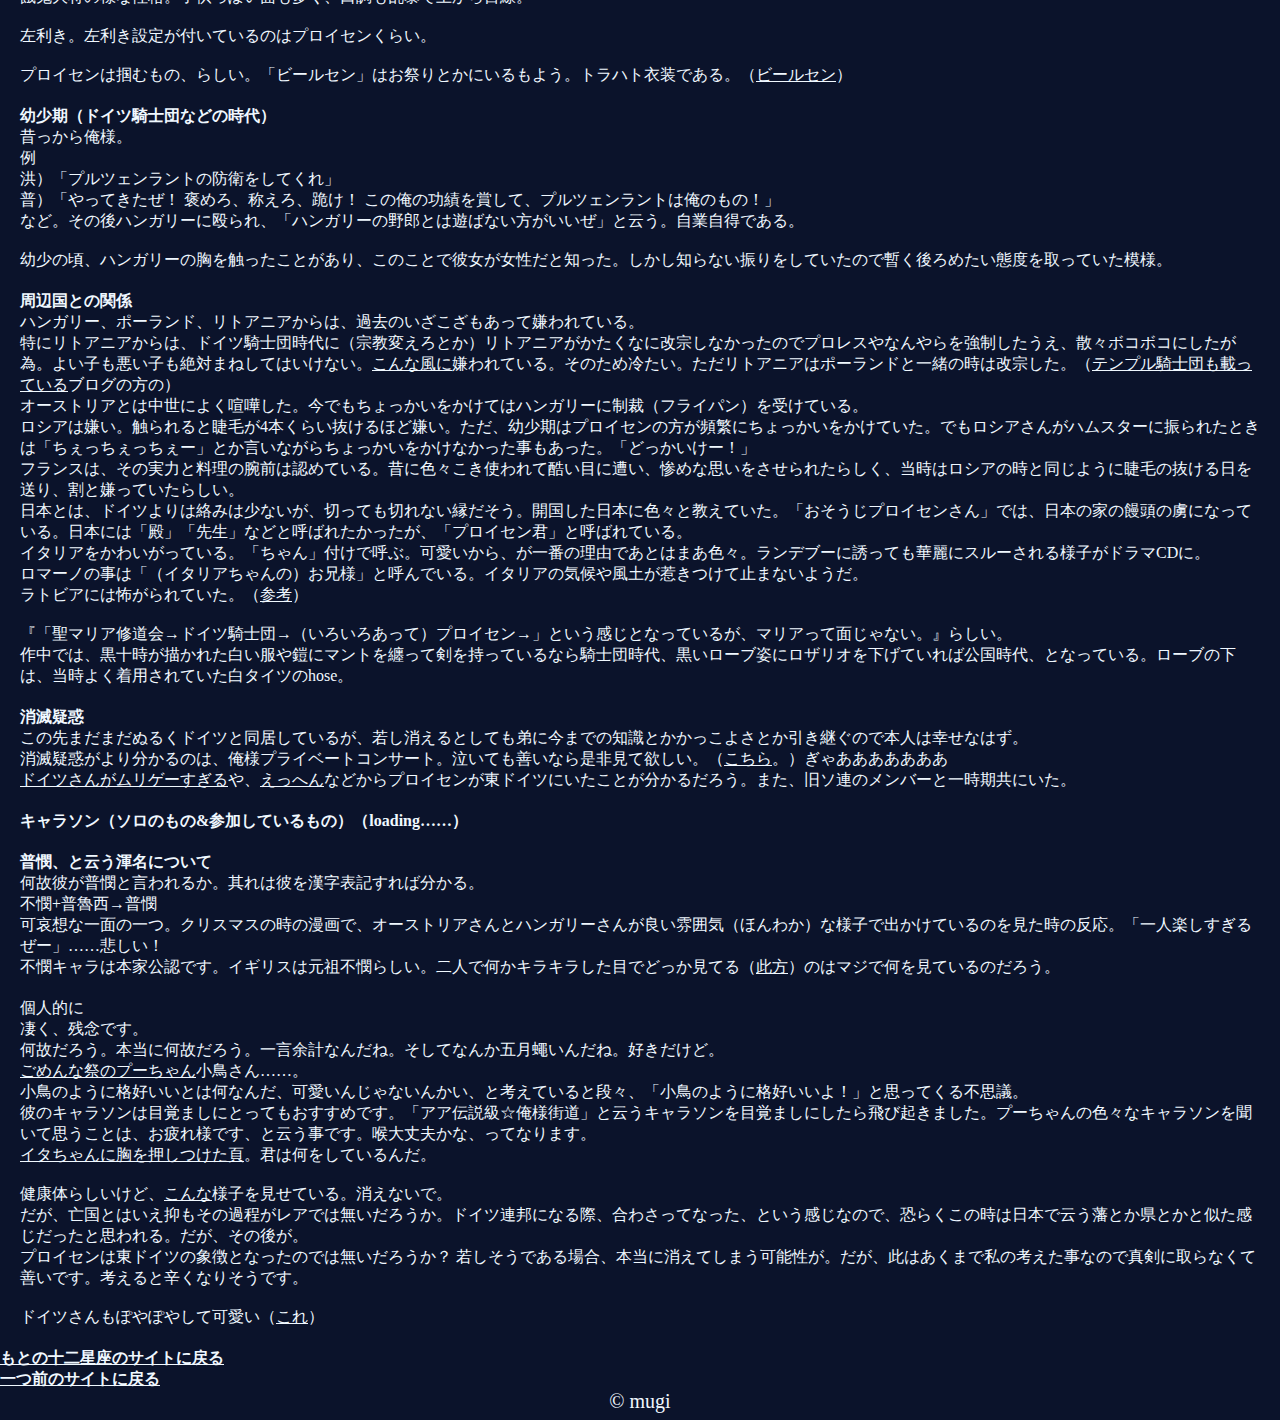
<file: プロイセン.html>
<!DOCTYPE html>
<html lang="ja">
    <head>
        <meta charset="UTF-8">
        <link rel="stylesheet" href="style.css">
        <title></title>
    </head>
    <header></header>
    <body>
        <div class="books">
            <h3>プロイセン</h3>
            <h4>正式名称：</h4>
            <h4>人名：ギルベルト・バイルシュミット</h4>
            <h4>一人称：俺（しばしば「俺様」）</h4>
            <h4>二人称：</h4>
            <h4>方言：なし</h4>
            <h4>誕生日：？</h4>
            <h4>国花：</h4>
            <h4>身長：178cmくらい</h4>
            <h4>声優：髙坂篤志（高ではなく、はしごの髙です）</h4>
            <h4>ファンからの渾名（あくまで一部）：「プーちゃん」「普憫」「ギル」「兄さん」（「お兄さん」はフランスの一人称ともなるため「お兄さん」ではなく「兄さん」が善いだろう）</h4>
            <div class="books">
                <h4>外見</h4>
                <p>銀髪赤眼の青年。（見た目だけでも厨二しぃ。）前髪は右わけ。ヘタリアのゲルマン系らしい、瞳孔の小さい目。初期のカラーリングは金髪碧眼だったが、ドイツとの差異をつけるため変更された。
                    <br>全身硬いらしく、ふにふに等は出来ないらしい。でも弟のドイツの方がmkmk感は強い。メイド姿のドイツを片手で引きずったことが事がある（エイプリルフールネタ）。
                </p>
            </div>
            <div class="books">
                <h4>キャラクター</h4>
                <p>現在は亡国となったプロイセン。ドイツの沢山いるお兄ちゃんの一人。「非常に過保護だ！」というのがドイツからの評価。ドイツのことを「ヴェスト」（独語で「西」を意味する）と呼ぶ。
                    <br>幼馴染みのハンガリーにフライパンで殴られる事も。ただこのフライパンは元々プロイセンを殴るための物では無かったはずだったのだがいつの間にかそうなっている。
                    <br>オーストリアのことを「坊ちゃん」と呼ぶこともある。
                    <br>「俺様日記」を毎日欠かさずつけている。一日も絶やさず。すげえ。ただの真面目。此処はやっぱりドイツさんのお兄ちゃん。此は服の畳み方にも表れていた。俺様ブログというものを書いていた。（<a href="https://hetarchive.net/scanlations/events/2009aprilfools/index-archive.htm">エイプリルフール</a>）日記の内容は。「今日も俺様は格好よかった」「今日もビールがうまかった」など。昔の日記を読んで、小さい頃の俺、ちょー可愛い、と云っていた。
                    <br>凄く、厨二です……。抑もこの国は面白いのだけれど。厨二な服も似合う。<a href="http://himaruya.blog61.fc2.com/blog-entry-1438.html">こんな</a>かんじ。
                    <br>凄く俺様。勝手に通過した場所を自分の領土にするとか。昔から変わらない。通り道まで真面目にそんな風にする必要ないだろうと云いたい。此については後述を見て欲しい。
                    <br>笑い方：「ケセセセセ」。高笑いするとむせる。ただし、自分がこの笑い方をしていることは気づいていなかったようだ。
                    <br>現在のドイツがある所の周辺諸国を束ねてドイツを生み出したが、其れもあって現在は亡国なのでドイツの家で自宅警備員をしている。
                    <br>歌声はジャイアンな感じだというのに、うまい。歌のうまいジャイアン、と云うとキャラソンの感じは伝わるのだろうか。髙坂さん、お疲れ様です。
                    <br> 
                    <br>「国家を有する軍隊」と賞された、やや特殊な成り立ちの国。オーストリアと同じく、戦うために生まれた。オーストリアは結婚に活路を見いだしたが、此方はひたすら戦うことばかりしてきたせいか、少々乱暴者であり、強くなるために手段を選ばない。
                    <br>賢く高圧的だが、上司への忠誠心は強い。かつての自身の上司であるフリードリヒ二世を「フリッツ親父」と呼んで今も心から慕っている。（フリッツ親父の功績はggrことをおすすめします。凄い人。）
                    <br>餓鬼大将の様な性格。子供っぽい面も多く、口調も乱暴で上から目線。
                    <br>
                    <br>左利き。左利き設定が付いているのはプロイセンくらい。
                    <br>
                    <br>プロイセンは掴むもの、らしい。「ビールセン」はお祭りとかにいるもよう。トラハト衣装である。（<a href="http://himaruya.blog61.fc2.com/blog-entry-1548.html">ビールセン</a>）
                </p>
            </div>
            
            <div class="books"><h4>幼少期（ドイツ騎士団などの時代）</h4>
                <p>昔っから俺様。
                    <br>例
                    <br>洪）「プルツェンラントの防衛をしてくれ」
                    <br>普）「やってきたぜ！ 褒めろ、称えろ、跪け！ この俺の功績を賞して、プルツェンラントは俺のもの！」
                    <br>など。その後ハンガリーに殴られ、「ハンガリーの野郎とは遊ばない方がいいぜ」と云う。自業自得である。
                    <br>
                    <br>幼少の頃、ハンガリーの胸を触ったことがあり、このことで彼女が女性だと知った。しかし知らない振りをしていたので暫く後ろめたい態度を取っていた模様。
                </p>
            </div>

            <div class="books">
                <h4>周辺国との関係</h4>
                <p>ハンガリー、ポーランド、リトアニアからは、過去のいざこざもあって嫌われている。
                    <br>特にリトアニアからは、ドイツ騎士団時代に（宗教変えろとか）リトアニアがかたくなに改宗しなかったのでプロレスやなんやらを強制したうえ、散々ボコボコにしたが為。よい子も悪い子も絶対まねしてはいけない。<a href="http://himaruya.blog61.fc2.com/blog-entry-1411.html">こんな風に</a>嫌われている。そのため冷たい。ただリトアニアはポーランドと一緒の時は改宗した。（<a href="http://himaruya.blog61.fc2.com/blog-entry-1660.html">テンプル騎士団も載っている</a>ブログの方の）
                    <br>オーストリアとは中世によく喧嘩した。今でもちょっかいをかけてはハンガリーに制裁（フライパン）を受けている。
                    <br>ロシアは嫌い。触られると睫毛が4本くらい抜けるほど嫌い。ただ、幼少期はプロイセンの方が頻繁にちょっかいをかけていた。でもロシアさんがハムスターに振られたときは「ちぇっちぇっちぇー」とか言いながらちょっかいをかけなかった事もあった。「どっかいけー！」
                    <br>フランスは、その実力と料理の腕前は認めている。昔に色々こき使われて酷い目に遭い、惨めな思いをさせられたらしく、当時はロシアの時と同じように睫毛の抜ける日を送り、割と嫌っていたらしい。
                    <br>日本とは、ドイツよりは絡みは少ないが、切っても切れない縁だそう。開国した日本に色々と教えていた。「おそうじプロイセンさん」では、日本の家の饅頭の虜になっている。日本には「殿」「先生」などと呼ばれたかったが、「プロイセン君」と呼ばれている。
                    <br>イタリアをかわいがっている。「ちゃん」付けで呼ぶ。可愛いから、が一番の理由であとはまあ色々。ランデブーに誘っても華麗にスルーされる様子がドラマCDに。
                    <br>ロマーノの事は「（イタリアちゃんの）お兄様」と呼んでいる。イタリアの気候や風土が惹きつけて止まないようだ。
                    <br>ラトビアには怖がられていた。（<a href="http://himaruya.blog61.fc2.com/blog-entry-1429.html">参考</a>）
                    <br>
                    <br>『「聖マリア修道会→ドイツ騎士団→（いろいろあって）プロイセン→」という感じとなっているが、マリアって面じゃない。』らしい。
                    <br>作中では、黒十時が描かれた白い服や鎧にマントを纏って剣を持っているなら騎士団時代、黒いローブ姿にロザリオを下げていれば公国時代、となっている。ローブの下は、当時よく着用されていた白タイツのhose。
                </p>
            </div>

            <div class="books">
                <h4>消滅疑惑</h4>
                <p>この先まだまだぬるくドイツと同居しているが、若し消えるとしても弟に今までの知識とかかっこよさとか引き継ぐので本人は幸せなはず。
                    <br>消滅疑惑がより分かるのは、俺様プライベートコンサート。泣いても善いなら是非見て欲しい。（<a href="http://himaruya.blog61.fc2.com/blog-entry-1566.html">こちら</a>。）ぎゃあああああああ
                    <br><a href="http://himaruya.blog61.fc2.com/blog-entry-1240.html">ドイツさんがムリゲーすぎる</a>や、<a href="http://himaruya.blog61.fc2.com/blog-entry-1406.html">えっへん</a>などからプロイセンが東ドイツにいたことが分かるだろう。また、旧ソ連のメンバーと一時期共にいた。
                </p>
            </div>

            <div class="books">
                <h4>キャラソン（ソロのもの&参加しているもの）（loading……）</h4>
                <p></p>
            </div>

            <div class="books">
                <h4>普憫、と云う渾名について</h4>
                <p>何故彼が普憫と言われるか。其れは彼を漢字表記すれば分かる。
                    <br>不憫+普魯西→普憫
                    <br>可哀想な一面の一つ。クリスマスの時の漫画で、オーストリアさんとハンガリーさんが良い雰囲気（ほんわか）な様子で出かけているのを見た時の反応。「一人楽しすぎるぜー」……悲しい！
                    <br>不憫キャラは本家公認です。イギリスは元祖不憫らしい。二人で何かキラキラした目でどっか見てる（<a href="http://himaruya.blog61.fc2.com/blog-entry-1448.html">此方</a>）のはマジで何を見ているのだろう。
                </p>
            </div>

            <div class="books">
                <p>個人的に
                    <br>凄く、残念です。
                    <br>何故だろう。本当に何故だろう。一言余計なんだね。そしてなんか五月蠅いんだね。好きだけど。
                    <br><a href="http://himaruya.blog61.fc2.com/blog-entry-1527.html">ごめんな祭のプーちゃん</a>小鳥さん……。
                    <br>小鳥のように格好いいとは何なんだ、可愛いんじゃないんかい、と考えていると段々、「小鳥のように格好いいよ！」と思ってくる不思議。
                    <br>彼のキャラソンは目覚ましにとってもおすすめです。「アア伝説級☆俺様街道」と云うキャラソンを目覚ましにしたら飛び起きました。プーちゃんの色々なキャラソンを聞いて思うことは、お疲れ様です、と云う事です。喉大丈夫かな、ってなります。
                    <br><a href="http://himaruya.blog61.fc2.com/blog-entry-1484.html">イタちゃんに胸を押しつけた頁</a>。君は何をしているんだ。
                    <br>
                    <br>健康体らしいけど、<a href="http://himaruya.blog61.fc2.com/blog-entry-1437.html">こんな</a>様子を見せている。消えないで。
                    <br>だが、亡国とはいえ抑もその過程がレアでは無いだろうか。ドイツ連邦になる際、合わさってなった、という感じなので、恐らくこの時は日本で云う藩とか県とかと似た感じだったと思われる。だが、その後が。
                    <br>プロイセンは東ドイツの象徴となったのでは無いだろうか？ 若しそうである場合、本当に消えてしまう可能性が。だが、此はあくまで私の考えた事なので真剣に取らなくて善いです。考えると辛くなりそうです。
                    <br>
                    <br>ドイツさんもぽやぽやして可愛い（<a href="http://himaruya.blog61.fc2.com/blog-entry-1449.html">これ</a>）
                </p>
            </div>
        </div>
        <div>
            <h4><a href="index.html">もとの十二星座のサイトに戻る</a></h4>
            <h4><a href="hetalia.html">一つ前のサイトに戻る</a></h4>
        </div>

        <footer>
            &copy; mugi
        </footer>
    </body>
</html>
</file>
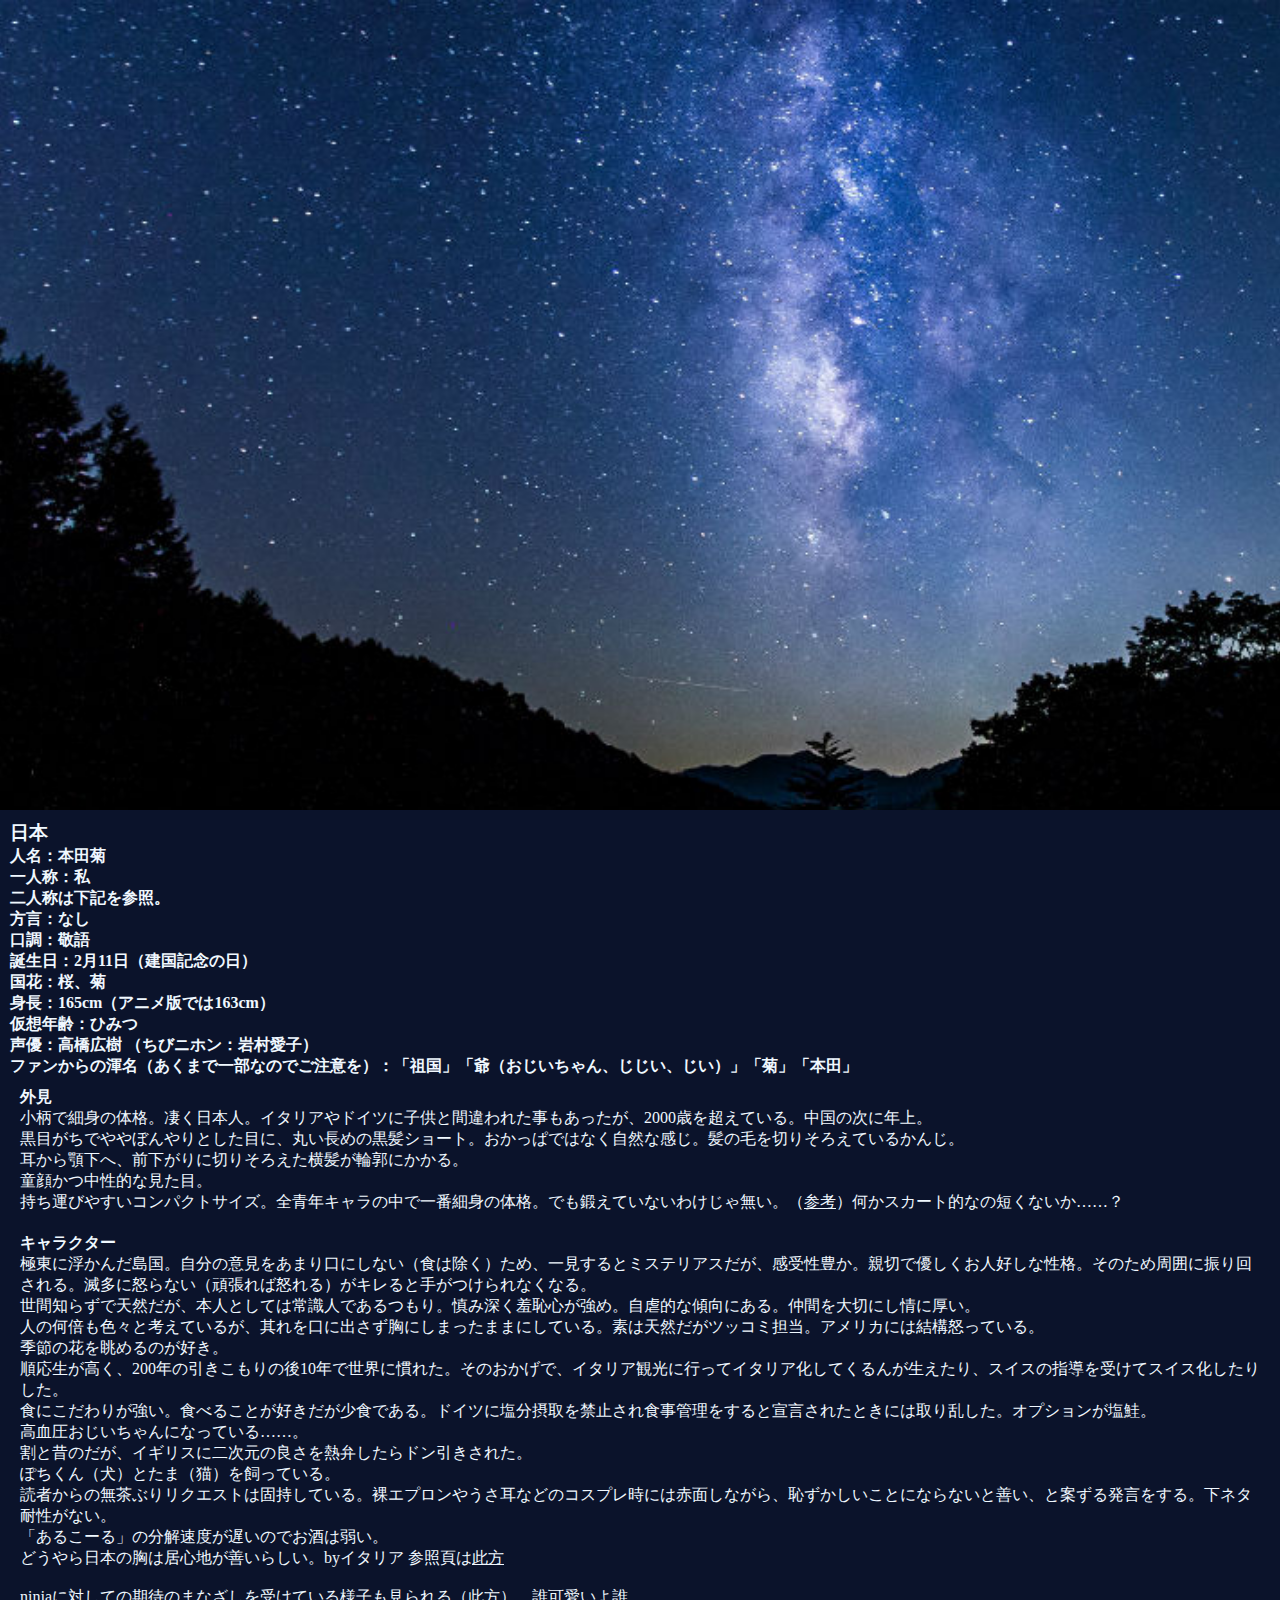
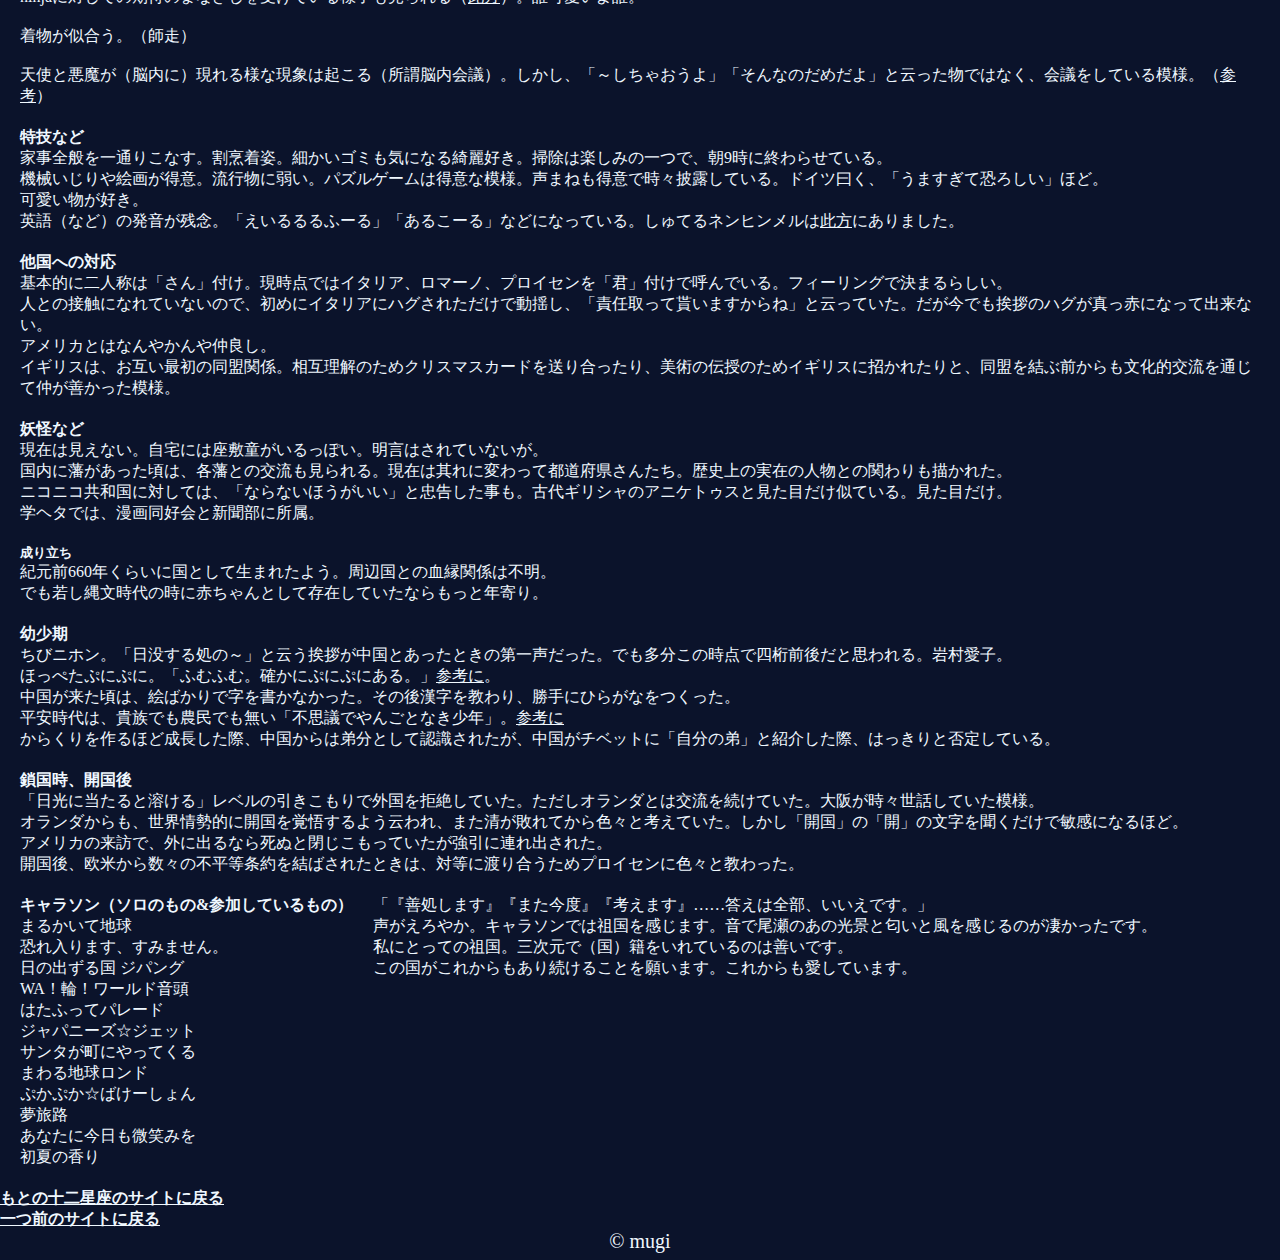
<file: 日本.html>
<!DOCTYPE html>
<html lang="ja">
    <head>
        <meta charset="UTF-8">
        <link rel="stylesheet" href="style.css">
        <title>日本</title>
    </head>
    <header></header>
    <body>
        <div class="books">
            <h3>日本</h3>
            <h4>人名：本田菊</h4>
            <h4>一人称：私</h4>
            <h4>二人称は下記を参照。</h4>
            <h4>方言：なし</h4>
            <h4>口調：敬語</h4>
            <h4>誕生日：2月11日（建国記念の日）</h4>
            <h4>国花：桜、菊</h4>
            <h4>身長：165cm（アニメ版では163cm）</h4>
            <h4>仮想年齢：ひみつ</h4>
            <h4>声優：高橋広樹 （ちびニホン：岩村愛子）</h4>
            <h4>ファンからの渾名（あくまで一部なのでご注意を）：「祖国」「爺（おじいちゃん、じじい、じい）」「菊」「本田」</h4>
            <div class="books"><h4>外見</h4>
                <p>小柄で細身の体格。凄く日本人。イタリアやドイツに子供と間違われた事もあったが、2000歳を超えている。中国の次に年上。
                    <br>黒目がちでややぼんやりとした目に、丸い長めの黒髪ショート。おかっぱではなく自然な感じ。髪の毛を切りそろえているかんじ。
                    <br>耳から顎下へ、前下がりに切りそろえた横髪が輪郭にかかる。
                    <br>童顔かつ中性的な見た目。
                    <br>持ち運びやすいコンパクトサイズ。全青年キャラの中で一番細身の体格。でも鍛えていないわけじゃ無い。（<a href="http://himaruya.blog61.fc2.com/blog-entry-1521.html">参考</a>）何かスカート的なの短くないか……？
                </p>
            </div>
            <div class="books">
                <h4>キャラクター</h4>
                <p>極東に浮かんだ島国。自分の意見をあまり口にしない（食は除く）ため、一見するとミステリアスだが、感受性豊か。親切で優しくお人好しな性格。そのため周囲に振り回される。滅多に怒らない（頑張れば怒れる）がキレると手がつけられなくなる。
                    <br>世間知らずで天然だが、本人としては常識人であるつもり。慎み深く羞恥心が強め。自虐的な傾向にある。仲間を大切にし情に厚い。
                    <br>人の何倍も色々と考えているが、其れを口に出さず胸にしまったままにしている。素は天然だがツッコミ担当。アメリカには結構怒っている。
                    <br>季節の花を眺めるのが好き。
                    <br>順応生が高く、200年の引きこもりの後10年で世界に慣れた。そのおかげで、イタリア観光に行ってイタリア化してくるんが生えたり、スイスの指導を受けてスイス化したりした。
                    <br>食にこだわりが強い。食べることが好きだが少食である。ドイツに塩分摂取を禁止され食事管理をすると宣言されたときには取り乱した。オプションが塩鮭。
                    <br>高血圧おじいちゃんになっている……。
                    <br>割と昔のだが、イギリスに二次元の良さを熱弁したらドン引きされた。
                    <br>ぽちくん（犬）とたま（猫）を飼っている。
                    <br>読者からの無茶ぶりリクエストは固持している。裸エプロンやうさ耳などのコスプレ時には赤面しながら、恥ずかしいことにならないと善い、と案ずる発言をする。下ネタ耐性がない。
                    <br>「あるこーる」の分解速度が遅いのでお酒は弱い。
                    <br>どうやら日本の胸は居心地が善いらしい。byイタリア 参照頁は<a href="http://himaruya.blog61.fc2.com/blog-entry-1474.html">此方</a>
                    <br>
                    <br>ninjaに対しての期待のまなざしを受けている様子も見られる（<a href="http://himaruya.blog61.fc2.com/blog-entry-1439.html">此方</a>）。誰可愛いよ誰。
                    <br>
                    <br>着物が似合う。（<a hred="http://himaruya.blog61.fc2.com/blog-entry-1626.html">師走</a>）
                    <br>
                    <br>天使と悪魔が（脳内に）現れる様な現象は起こる（所謂脳内会議）。しかし、「～しちゃおうよ」「そんなのだめだよ」と云った物ではなく、会議をしている模様。（<a href="http://himaruya.blog61.fc2.com/blog-entry-1561.html">参考</a>）
                </p>
            </div>
            <div class="books">
                <h4>特技など</h4>
                <p>家事全般を一通りこなす。割烹着姿。細かいゴミも気になる綺麗好き。掃除は楽しみの一つで、朝9時に終わらせている。
                    <br>機械いじりや絵画が得意。流行物に弱い。パズルゲームは得意な模様。声まねも得意で時々披露している。ドイツ曰く、「うますぎて恐ろしい」ほど。
                    <br>可愛い物が好き。
                    <br>英語（など）の発音が残念。「えいるるるふーる」「あるこーる」などになっている。しゅてるネンヒンメルは<a href="http://himaruya.blog61.fc2.com/blog-entry-1617.html">此方</a>にありました。
                </p>
            </div>
            <div class="books">
                <h4>他国への対応</h4>
                <p>基本的に二人称は「さん」付け。現時点ではイタリア、ロマーノ、プロイセンを「君」付けで呼んでいる。フィーリングで決まるらしい。
                    <br>人との接触になれていないので、初めにイタリアにハグされただけで動揺し、「責任取って貰いますからね」と云っていた。だが今でも挨拶のハグが真っ赤になって出来ない。
                    <br>アメリカとはなんやかんや仲良し。
                    <br>イギリスは、お互い最初の同盟関係。相互理解のためクリスマスカードを送り合ったり、美術の伝授のためイギリスに招かれたりと、同盟を結ぶ前からも文化的交流を通じて仲が善かった模様。
                </p>
            </div>
            <div class="books">
                <h4>妖怪など</h4>
                <p>現在は見えない。自宅には座敷童がいるっぽい。明言はされていないが。
                    <br>国内に藩があった頃は、各藩との交流も見られる。現在は其れに変わって都道府県さんたち。歴史上の実在の人物との関わりも描かれた。
                    <br>ニコニコ共和国に対しては、「ならないほうがいい」と忠告した事も。古代ギリシャのアニケトゥスと見た目だけ似ている。見た目だけ。
                    <br>学ヘタでは、漫画同好会と新聞部に所属。
                </p>
            </div>
            <div class="books">
                <h5>成り立ち</h5>
                <p>紀元前660年くらいに国として生まれたよう。周辺国との血縁関係は不明。
                    <br>でも若し縄文時代の時に赤ちゃんとして存在していたならもっと年寄り。
                </p>
            </div>
            <div class="books">
                <h4>幼少期</h4>
                <p>ちびニホン。「日没する処の～」と云う挨拶が中国とあったときの第一声だった。でも多分この時点で四桁前後だと思われる。岩村愛子。
                    <br>ほっぺたぷにぷに。「ふむふむ。確かにぷにぷにある。」<a href="http://himaruya.blog61.fc2.com/blog-entry-1410.html">参考に</a>。
                    <br>中国が来た頃は、絵ばかりで字を書かなかった。その後漢字を教わり、勝手にひらがなをつくった。
                    <br>平安時代は、貴族でも農民でも無い「不思議でやんごとなき少年」。<a href="http://himaruya.blog61.fc2.com/blog-entry-1665.html">参考に</a>
                    <br>からくりを作るほど成長した際、中国からは弟分として認識されたが、中国がチベットに「自分の弟」と紹介した際、はっきりと否定している。
                </p>
            </div>
            <div class="books">
                <h4>鎖国時、開国後</h4>
                <p>「日光に当たると溶ける」レベルの引きこもりで外国を拒絶していた。ただしオランダとは交流を続けていた。大阪が時々世話していた模様。
                    <br>オランダからも、世界情勢的に開国を覚悟するよう云われ、また清が敗れてから色々と考えていた。しかし「開国」の「開」の文字を聞くだけで敏感になるほど。
                    <br>アメリカの来訪で、外に出るなら死ぬと閉じこもっていたが強引に連れ出された。
                    <br>開国後、欧米から数々の不平等条約を結ばされたときは、対等に渡り合うためプロイセンに色々と教わった。
                </p>
            </div>
            
            <div class="books">
                <h4>キャラソン（ソロのもの&参加しているもの）</h4>
                <p>まるかいて地球
                    <br>恐れ入ります、すみません。
                    <br>日の出ずる国 ジパング
                    <br>WA！輪！ワールド音頭
                    <br>はたふってパレード
                    <br>ジャパニーズ☆ジェット
                    <br>サンタが町にやってくる
                    <br>まわる地球ロンド
                    <br>ぷかぷか☆ばけーしょん
                    <br>夢旅路
                    <br>あなたに今日も微笑みを
                    <br>初夏の香り
                </p>
            </div>

            <div class="books">
                <p>「『善処します』『また今度』『考えます』……答えは全部、いいえです。」
                    <br>声がえろやか。キャラソンでは祖国を感じます。音で尾瀬のあの光景と匂いと風を感じるのが凄かったです。
                    <br>私にとっての祖国。三次元で（国）籍をいれているのは善いです。
                    <br>この国がこれからもあり続けることを願います。これからも愛しています。
                </p>
            </div>
        </div>
        <div>
            <h4><a href="index.html">もとの十二星座のサイトに戻る</a></h4>
            <h4><a href="hetalia.html">一つ前のサイトに戻る</a></h4>
        </div>

        <footer>
            &copy; mugi
        </footer>
    </body>
</html>
</file>
<file: style.css>
* {
    margin: 0;
    padding: 0;
    background: #0b132b;
    color: aliceblue;
    list-style-type: none;
}

header {
    height: 90vh;
    background-image: url(hosizora.jpg);
    background-position: center;
    background-repeat: no-repeat;
    background-size: cover;
    overflow: hidden;

}

nav {
    text-align: center;
}

nav li {
    padding: 5px;
    display: inline-block;
}

nav a {
    background: #0e0e52;
    color: azure;
    font-size: 24px;
    border: 1px solid azure;
    text-decoration: none;
    border-radius: 8px;
}

nav a:hover {
    transition: 1.25s;
    background: #abd2fa;
    color: #00072d;
}

div {
    text-align: left;
}

div ul {
    color: mintcream;
}

div img {
    margin: 10px;
    border: 1px solid azure;
}

div li {
    float: left;
    margin: 5px;
    padding: 5px;
    width: 290px;
}

.books {
    float: left;
    margin: 5px;
    padding: 5px;
}

.books1 {
    padding: 5px;
    width: 100%;
    text-align: left;
}

.sidebar {
    float: left;
}

.seiza {
    float: left;
    margin: 10px;
    padding: 5px;
    width: 1150px;
    border: 0.5px solid mediumblue;
    color: snow;
}

.mizugame {
    border: 0.5px solid #8ae1fc;
    text-decoration: none;
    border-radius: 8px;
}

.uo {
    border: 0.5px solid #3772ff;
    text-decoration: none;
    border-radius: 8px;
}

.ohituji {
    border: 0.5px solid;
    text-decoration: none;
    border-radius: 8px;
}

.oushi {
    border: 0.5px solid cadetblue;
    text-decoration: none;
    border-radius: 8px;
}

.hutago {
    border: 0.5px solid #ff9770;
    text-decoration: none;
    border-radius: 8px;
}

.kani {
    border: 0.5px solid #fe9000;
    text-decoration: none;
    border-radius: 8px;
}

.shishi {
    border: 0.5px solid #ff9f1c;
    text-decoration: none;
    border-radius: 8px;
}


.otome {
    border: 0.5px solid fuchsia;
    text-decoration: none;
    border-radius: 8px;
}

.tenbin {
    border: 0.5px solid;
    text-decoration: none;
    border-radius: 8px;
}

.sasori {
    border: 0.5px solid crimson;
    text-decoration: none;
    border-radius: 8px;
}

.ite {
    border: 0.5px solid #e0e0c0;
    text-decoration: none;
    border-radius: 8px;
}

.yagi {
    border: 0.5px solid #eccfc3;
    text-decoration: none;
    border-radius: 8px;
}

h1 {
    margin-left: 20px;
}

.book{
    border: 0.5px solid #ff9f1c;
    border-radius: 8px;
    width: 210px;
    padding: 10px;
    margin: 10px;
    display: inline-block;
    float: left;
}

footer {
    text-align: center;
    height: 30px;
    font-size: 20px;
}

section {
    overflow: hidden;
}
</file>
